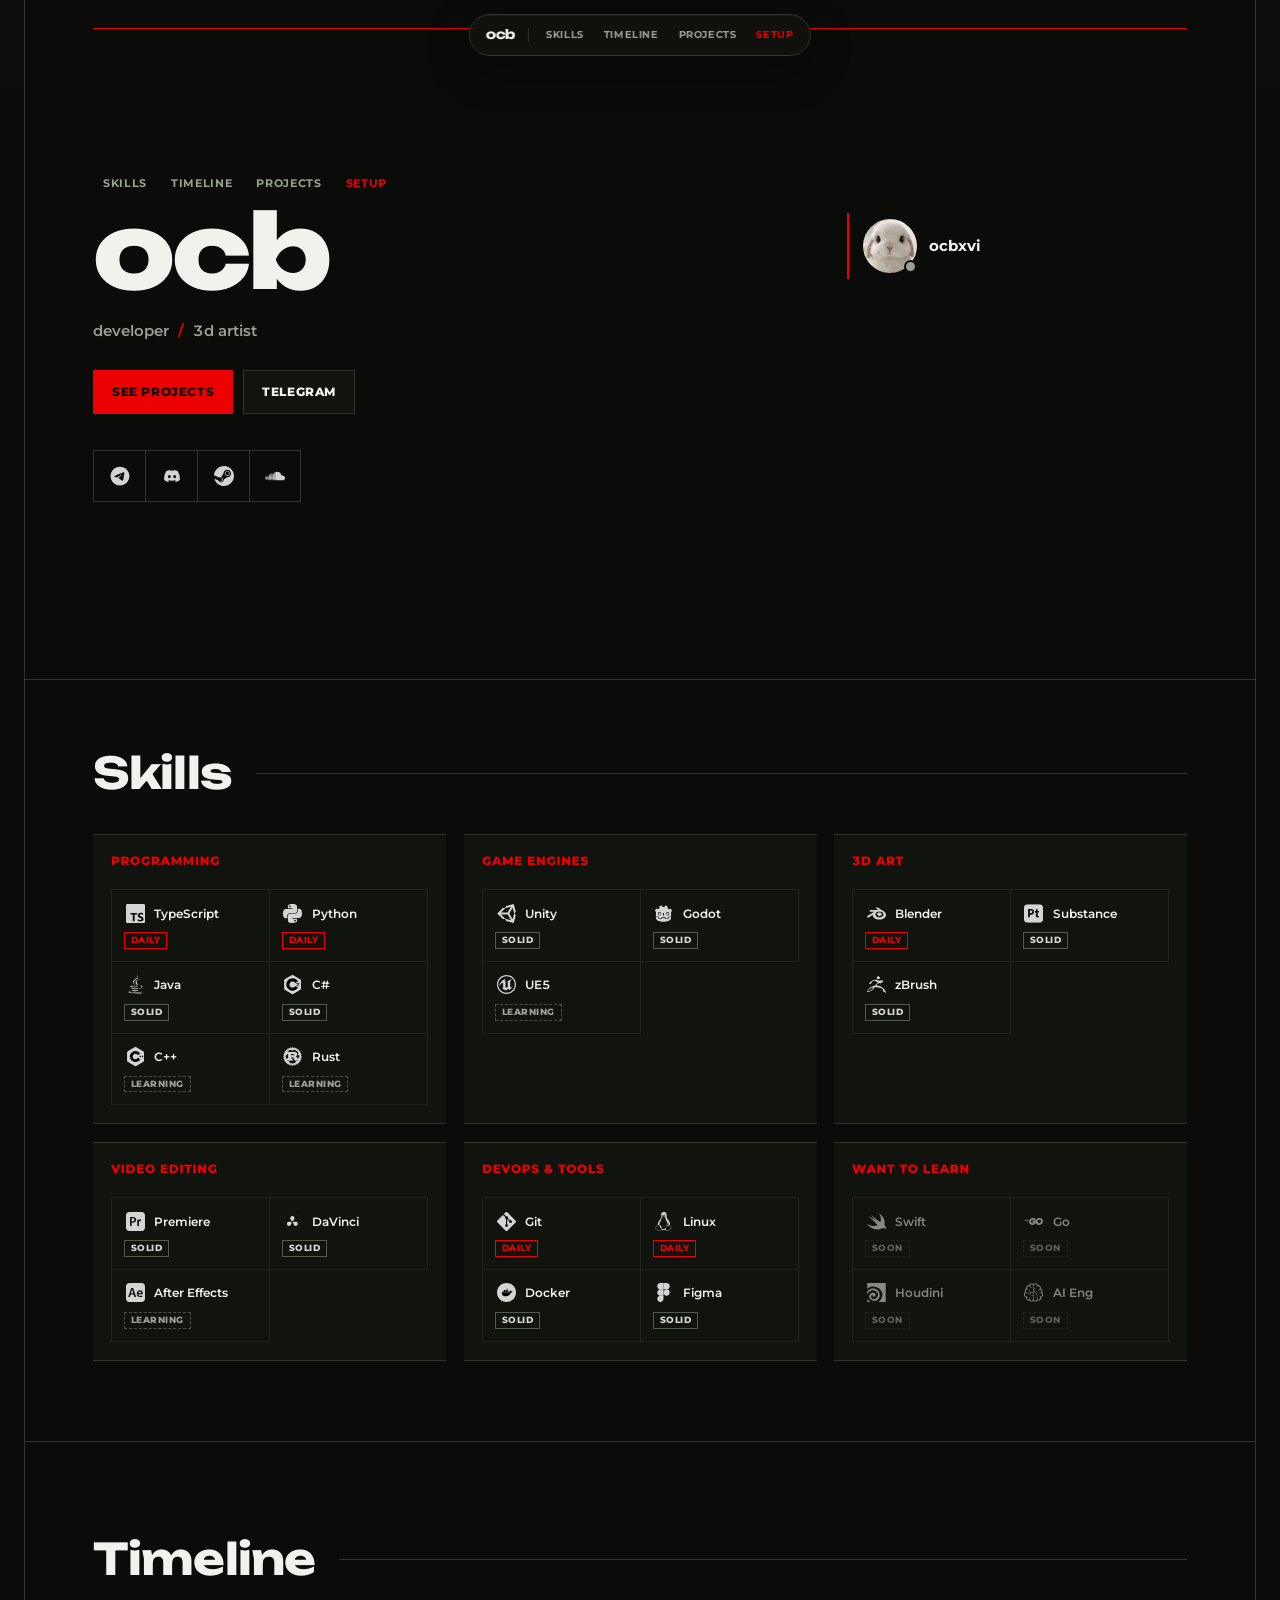
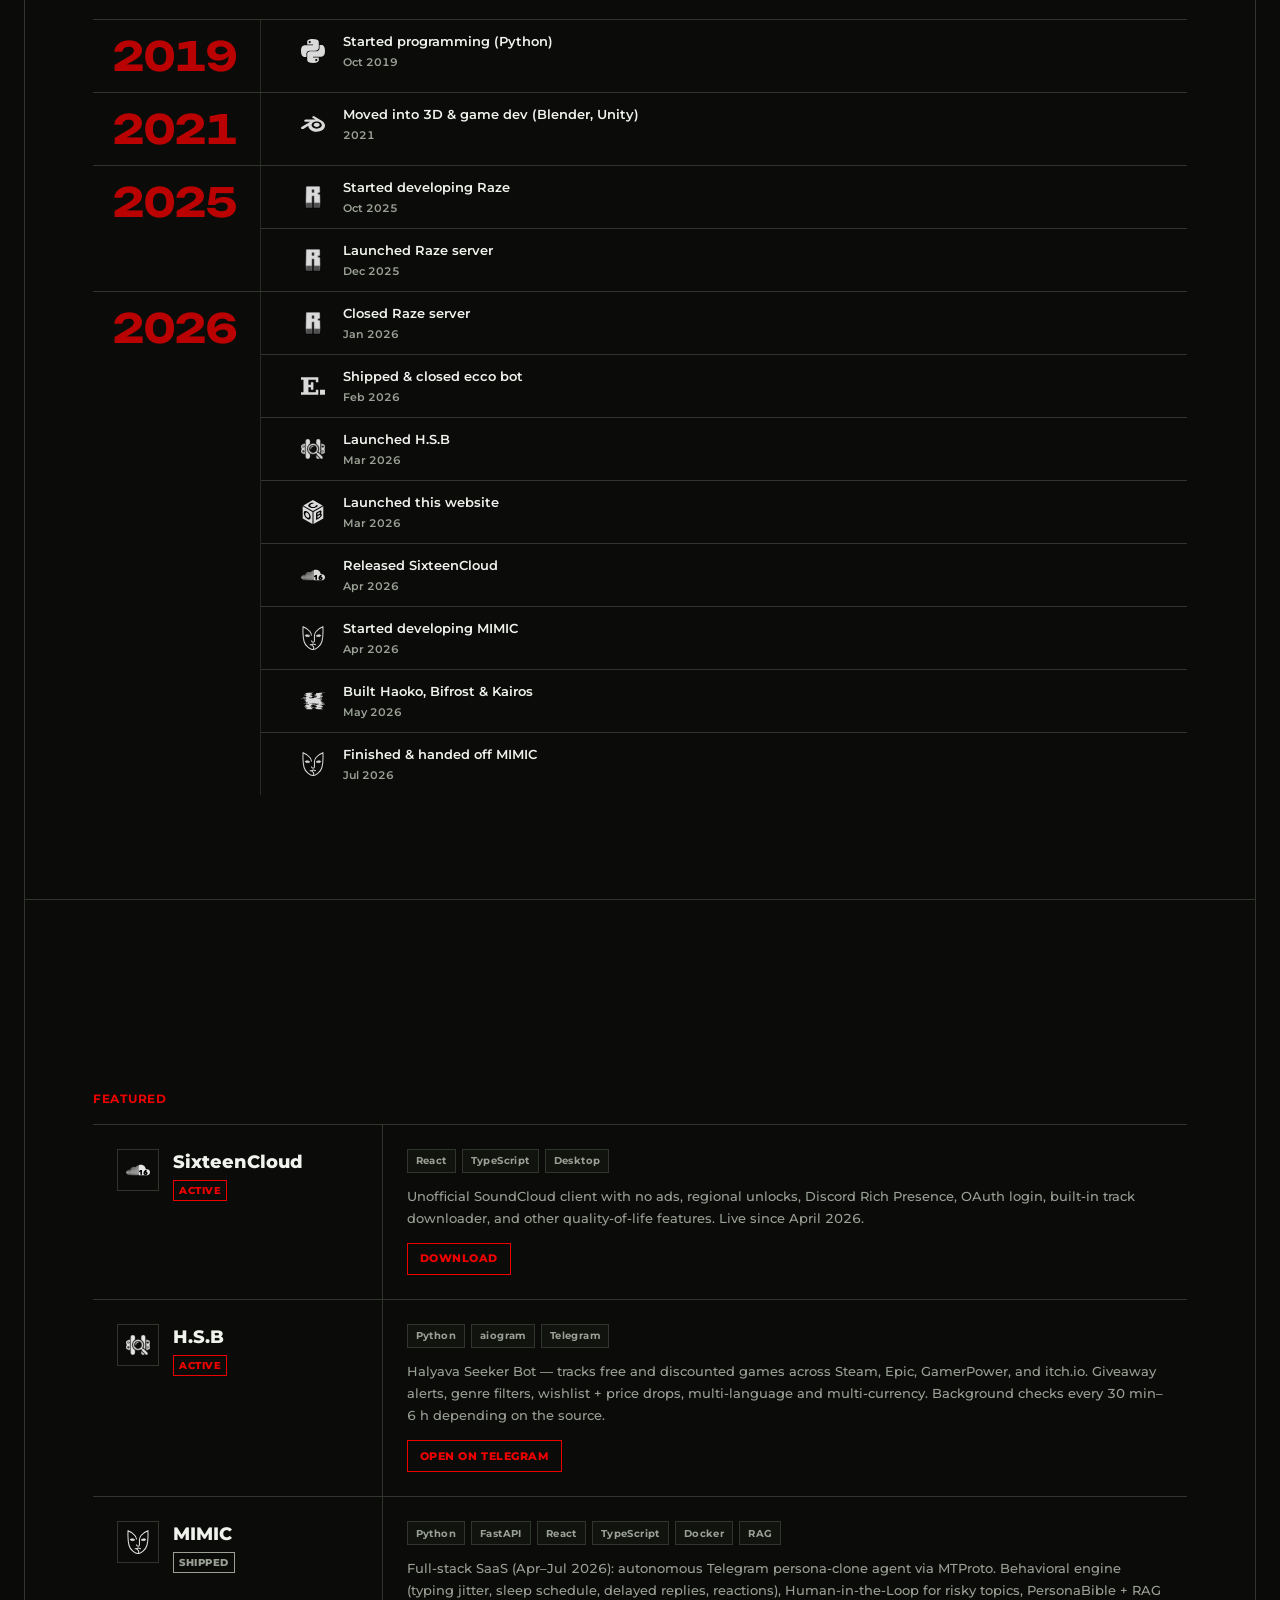
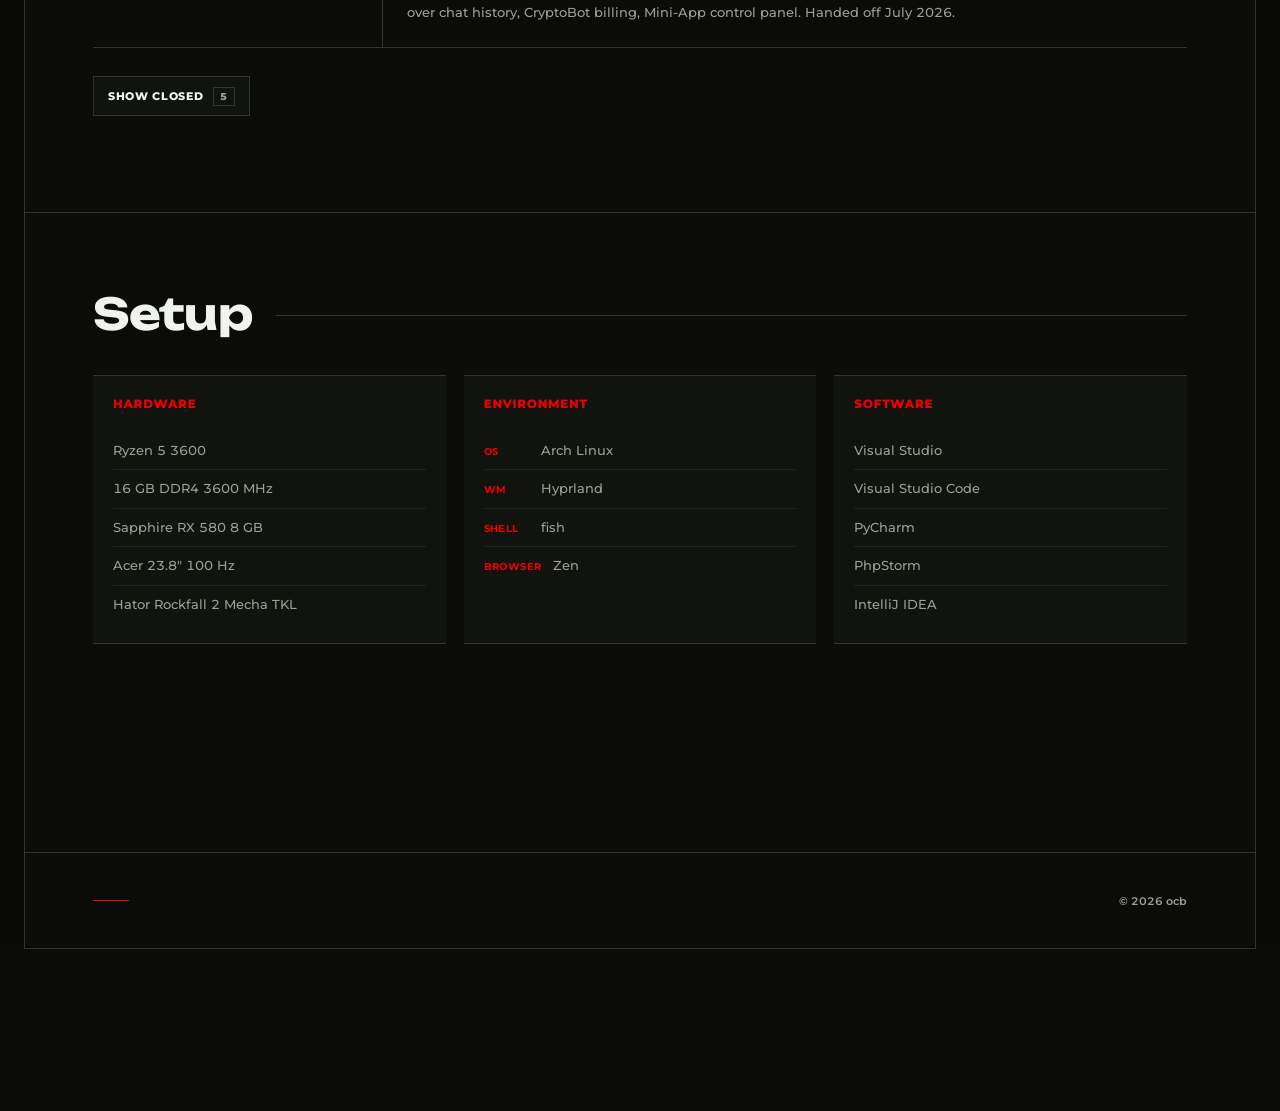
<file: index.html>
<!DOCTYPE html>
<html lang="en">
<head>
    <meta charset="UTF-8">
    <meta name="viewport" content="width=device-width, initial-scale=1.0">
    <title>ocb | bio</title>
    <meta name="description" content="ocb — developer & 3D artist. Portfolio & projects.">
    <meta name="theme-color" content="#0b0c0a">
    <meta name="color-scheme" content="dark">
    <meta name="apple-mobile-web-app-status-bar-style" content="black-translucent">
    <meta property="og:title" content="ocb | bio">
    <meta property="og:description" content="developer / 3d artist — portfolio & projects">
    <meta property="og:type" content="website">
    <meta property="og:image" content="https://ocb2016.me/img/og-logo.png">
    <meta property="og:image:type" content="image/png">
    <meta property="og:image:width" content="1200">
    <meta property="og:image:height" content="630">
    <meta property="og:image:alt" content="ocb logo">
    <meta property="og:url" content="https://ocb2016.me/">
    <meta name="twitter:card" content="summary_large_image">
    <meta name="twitter:title" content="ocb | bio">
    <meta name="twitter:description" content="developer / 3d artist — portfolio & projects">
    <meta name="twitter:image" content="https://ocb2016.me/img/og-logo.png">
    <meta name="twitter:image:alt" content="ocb logo">
    <link rel="icon" type="image/svg+xml" href="icons/ocb_site_logo.svg">
    <link rel="stylesheet" href="style.css">
    <link rel="stylesheet" href="cube.css">
</head>
<body id="top">
    <div class="copy-toast" id="copyToast">Username copied.</div>

    <aside class="cube-rail is-booting is-hidden" id="cubeRail" aria-hidden="true">
        <div class="cube-slot">
            <button type="button" class="cube-hit" id="cubeHit" aria-label="Cube"></button>
            <div class="cube-3d-wrap" id="cube3dWrap">
                <div class="cube-3d-iso">
                    <div class="cube-3d-flipper" id="cube3dFlipper">
                        <div class="cube-face" data-face="front">B</div>
                        <div class="cube-face" data-face="back">O</div>
                        <div class="cube-face" data-face="right">B</div>
                        <div class="cube-face" data-face="left">O</div>
                        <div class="cube-face" data-face="top">C</div>
                        <div class="cube-face" data-face="bottom">C</div>
                    </div>
                </div>
            </div>
        </div>
    </aside>

    <!-- Floating island — appears after hero leaves the viewport -->
    <nav class="nav-island" id="navIsland" aria-label="Sections" aria-hidden="true">
        <a href="#top" class="nav-island-brand">ocb</a>
        <span class="nav-island-sep" aria-hidden="true"></span>
        <a href="#skills" class="nav-link">Skills</a>
        <a href="#timeline" class="nav-link">Timeline</a>
        <a href="#projects" class="nav-link">Projects</a>
        <a href="#setup" class="nav-link">Setup</a>
    </nav>

    <div class="container">
            <header class="hero" id="hero">
                <nav class="hero-nav physics-element" id="heroNav" aria-label="On this page">
                    <a href="#skills" class="nav-link">Skills</a>
                    <a href="#timeline" class="nav-link">Timeline</a>
                    <a href="#projects" class="nav-link">Projects</a>
                    <a href="#setup" class="nav-link">Setup</a>
                </nav>

                <div class="discord-card physics-element" id="discordCard">
                    <img class="dc-badge" src="icons/discord.svg" alt="">
                    <div class="dc-left">
                        <div class="dc-avatar-wrap">
                            <img src="img/zayac.png" alt="Avatar of ocb" class="dc-avatar">
                            <span class="dc-status-dot" id="dcStatusDot"></span>
                        </div>
                    </div>
                    <div class="dc-info">
                        <span class="dc-username">ocbxvi</span>
                        <span class="dc-status-text" id="dcStatusText" style="display:none">Offline</span>
                        <div class="dc-activity" id="dcActivity">
                            <img class="dc-activity-img" id="dcActivityImg" style="display:none" alt="">
                            <div class="dc-activity-text">
                                <span class="dc-activity-label" id="dcActivityLabel">Playing</span>
                                <span class="dc-activity-name" id="dcActivityName"></span>
                                <span class="dc-activity-details" id="dcActivityDetails"></span>
                                <span class="dc-activity-state" id="dcActivityState"></span>
                            </div>
                        </div>
                        <span class="dc-lanyard-hint" id="dcHint"></span>
                    </div>
                </div>

                <h1 class="title physics-element">ocb</h1>
                <p class="tagline physics-element">developer <span class="separator">/</span> 3d artist</p>

                <div class="hero-actions physics-element">
                    <a href="#projects" class="hero-cta">See projects</a>
                    <a href="https://t.me/npukolno" target="_blank" rel="noopener noreferrer" class="hero-cta ghost">Telegram</a>
                </div>

                <div class="socials physics-element">
                    <a href="https://t.me/npukolno" target="_blank" rel="noopener noreferrer" class="social-btn" aria-label="Telegram" data-tooltip="Telegram">
                        <img src="icons/telegram.svg" alt="Telegram">
                    </a>
                    <button type="button" class="social-btn" id="discordCopyBtn" aria-label="Discord" data-tooltip="Discord">
                        <img src="icons/discord.svg" alt="Discord">
                    </button>
                    <a href="https://steamcommunity.com/id/npukolno/" target="_blank" rel="noopener noreferrer" class="social-btn" aria-label="Steam" data-tooltip="Steam">
                        <img src="icons/steam.svg" alt="Steam">
                    </a>
                    <a href="https://soundcloud.com/faketerrorist" target="_blank" rel="noopener noreferrer" class="social-btn" aria-label="SoundCloud" data-tooltip="SoundCloud">
                        <img src="icons/soundcloud.svg" alt="SoundCloud">
                    </a>
                </div>
            </header>

            <section class="skills-section" id="skills">
                <h2 class="section-title physics-element">Skills</h2>

                <div class="skills-grid">
                    <div class="skill-category">
                        <h3 class="category-title">Programming</h3>
                        <div class="skill-cards">
                            <div class="skill-card"><div class="skill-row"><div class="skill-icon-wrap"><img src="icons/typescript.svg" class="skill-svg" alt=""></div><span class="skill-name">TypeScript</span></div><span class="skill-level daily">daily</span></div>
                            <div class="skill-card"><div class="skill-row"><div class="skill-icon-wrap"><img src="icons/python.svg" class="skill-svg" alt=""></div><span class="skill-name">Python</span></div><span class="skill-level daily">daily</span></div>
                            <div class="skill-card"><div class="skill-row"><div class="skill-icon-wrap"><img src="icons/java.svg" class="skill-svg" alt=""></div><span class="skill-name">Java</span></div><span class="skill-level solid">solid</span></div>
                            <div class="skill-card"><div class="skill-row"><div class="skill-icon-wrap"><img src="icons/c%23.svg" class="skill-svg" alt=""></div><span class="skill-name">C#</span></div><span class="skill-level solid">solid</span></div>
                            <div class="skill-card"><div class="skill-row"><div class="skill-icon-wrap"><img src="icons/c%2B%2B.svg" class="skill-svg" alt=""></div><span class="skill-name">C++</span></div><span class="skill-level learning">learning</span></div>
                            <div class="skill-card"><div class="skill-row"><div class="skill-icon-wrap"><img src="icons/rust.svg" class="skill-svg" alt=""></div><span class="skill-name">Rust</span></div><span class="skill-level learning">learning</span></div>
                        </div>
                    </div>

                    <div class="skill-category">
                        <h3 class="category-title">Game Engines</h3>
                        <div class="skill-cards">
                            <div class="skill-card"><div class="skill-row"><div class="skill-icon-wrap"><img src="icons/unity.svg" class="skill-svg" alt=""></div><span class="skill-name">Unity</span></div><span class="skill-level solid">solid</span></div>
                            <div class="skill-card"><div class="skill-row"><div class="skill-icon-wrap"><img src="icons/godot.svg" class="skill-svg" alt=""></div><span class="skill-name">Godot</span></div><span class="skill-level solid">solid</span></div>
                            <div class="skill-card"><div class="skill-row"><div class="skill-icon-wrap"><img src="icons/ue.svg" class="skill-svg" alt=""></div><span class="skill-name">UE5</span></div><span class="skill-level learning">learning</span></div>
                        </div>
                    </div>

                    <div class="skill-category">
                        <h3 class="category-title">3D Art</h3>
                        <div class="skill-cards">
                            <div class="skill-card"><div class="skill-row"><div class="skill-icon-wrap"><img src="icons/blender.svg" class="skill-svg" alt=""></div><span class="skill-name">Blender</span></div><span class="skill-level daily">daily</span></div>
                            <div class="skill-card"><div class="skill-row"><div class="skill-icon-wrap"><img src="icons/substancepainter.svg" class="skill-svg" alt=""></div><span class="skill-name">Substance</span></div><span class="skill-level solid">solid</span></div>
                            <div class="skill-card"><div class="skill-row"><div class="skill-icon-wrap"><img src="icons/zbrush.svg" class="skill-svg" alt=""></div><span class="skill-name">zBrush</span></div><span class="skill-level solid">solid</span></div>
                        </div>
                    </div>

                    <div class="skill-category">
                        <h3 class="category-title">Video Editing</h3>
                        <div class="skill-cards">
                            <div class="skill-card"><div class="skill-row"><div class="skill-icon-wrap"><img src="icons/pr.svg" class="skill-svg" alt=""></div><span class="skill-name">Premiere</span></div><span class="skill-level solid">solid</span></div>
                            <div class="skill-card"><div class="skill-row"><div class="skill-icon-wrap"><img src="icons/davinci.svg" class="skill-svg" alt=""></div><span class="skill-name">DaVinci</span></div><span class="skill-level solid">solid</span></div>
                            <div class="skill-card"><div class="skill-row"><div class="skill-icon-wrap"><img src="icons/ae.svg" class="skill-svg" alt=""></div><span class="skill-name">After Effects</span></div><span class="skill-level learning">learning</span></div>
                        </div>
                    </div>

                    <div class="skill-category">
                        <h3 class="category-title">DevOps &amp; Tools</h3>
                        <div class="skill-cards">
                            <div class="skill-card"><div class="skill-row"><div class="skill-icon-wrap"><img src="icons/git.svg" class="skill-svg" alt=""></div><span class="skill-name">Git</span></div><span class="skill-level daily">daily</span></div>
                            <div class="skill-card"><div class="skill-row"><div class="skill-icon-wrap"><img src="icons/linux.svg" class="skill-svg" alt=""></div><span class="skill-name">Linux</span></div><span class="skill-level daily">daily</span></div>
                            <div class="skill-card"><div class="skill-row"><div class="skill-icon-wrap"><img src="icons/docker.svg" class="skill-svg" alt=""></div><span class="skill-name">Docker</span></div><span class="skill-level solid">solid</span></div>
                            <div class="skill-card"><div class="skill-row"><div class="skill-icon-wrap"><img src="icons/figma.svg" class="skill-svg" alt=""></div><span class="skill-name">Figma</span></div><span class="skill-level solid">solid</span></div>
                        </div>
                    </div>

                    <div class="skill-category">
                        <h3 class="category-title">Want to Learn</h3>
                        <div class="skill-cards">
                            <div class="skill-card future-skill"><div class="skill-row"><div class="skill-icon-wrap"><img src="icons/swift.svg" class="skill-svg" alt=""></div><span class="skill-name">Swift</span></div><span class="skill-level future">soon</span></div>
                            <div class="skill-card future-skill"><div class="skill-row"><div class="skill-icon-wrap"><img src="icons/go.svg" class="skill-svg" alt=""></div><span class="skill-name">Go</span></div><span class="skill-level future">soon</span></div>
                            <div class="skill-card future-skill"><div class="skill-row"><div class="skill-icon-wrap"><img src="icons/houdini.svg" class="skill-svg" alt=""></div><span class="skill-name">Houdini</span></div><span class="skill-level future">soon</span></div>
                            <div class="skill-card future-skill"><div class="skill-row"><div class="skill-icon-wrap"><img src="icons/ai.svg" class="skill-svg" alt=""></div><span class="skill-name">AI Eng</span></div><span class="skill-level future">soon</span></div>
                        </div>
                    </div>
                </div>
            </section>

            <section class="timeline-section" id="timeline">
                <h2 class="section-title physics-element">Timeline</h2>
                <div class="timeline">
                    <div class="timeline-line"></div>

                    <div class="timeline-year">2019</div>
                    <div class="timeline-item left">
                        <div class="timeline-dot"></div>
                        <div class="timeline-card">
                            <div class="timeline-card-icon"><img src="icons/python.svg" alt=""></div>
                            <div class="timeline-card-info">
                                <span class="timeline-card-title">Started programming (Python)</span>
                                <span class="timeline-card-date">Oct 2019</span>
                            </div>
                        </div>
                    </div>

                    <div class="timeline-year">2021</div>
                    <div class="timeline-item right">
                        <div class="timeline-dot"></div>
                        <div class="timeline-card">
                            <div class="timeline-card-icon"><img src="icons/blender.svg" alt=""></div>
                            <div class="timeline-card-info">
                                <span class="timeline-card-title">Moved into 3D &amp; game dev (Blender, Unity)</span>
                                <span class="timeline-card-date">2021</span>
                            </div>
                        </div>
                    </div>

                    <div class="timeline-year">2025</div>
                    <div class="timeline-item left">
                        <div class="timeline-dot"></div>
                        <div class="timeline-card">
                            <div class="timeline-card-icon"><img src="icons/raze.svg" alt=""></div>
                            <div class="timeline-card-info">
                                <span class="timeline-card-title">Started developing Raze</span>
                                <span class="timeline-card-date">Oct 2025</span>
                            </div>
                        </div>
                    </div>
                    <div class="timeline-item right">
                        <div class="timeline-dot"></div>
                        <div class="timeline-card">
                            <div class="timeline-card-icon"><img src="icons/raze.svg" alt=""></div>
                            <div class="timeline-card-info">
                                <span class="timeline-card-title">Launched Raze server</span>
                                <span class="timeline-card-date">Dec 2025</span>
                            </div>
                        </div>
                    </div>

                    <div class="timeline-year">2026</div>
                    <div class="timeline-item left">
                        <div class="timeline-dot"></div>
                        <div class="timeline-card">
                            <div class="timeline-card-icon"><img src="icons/raze.svg" alt=""></div>
                            <div class="timeline-card-info">
                                <span class="timeline-card-title">Closed Raze server</span>
                                <span class="timeline-card-date">Jan 2026</span>
                            </div>
                        </div>
                    </div>
                    <div class="timeline-item right">
                        <div class="timeline-dot"></div>
                        <div class="timeline-card">
                            <div class="timeline-card-icon"><img src="icons/ecco.svg" alt=""></div>
                            <div class="timeline-card-info">
                                <span class="timeline-card-title">Shipped &amp; closed ecco bot</span>
                                <span class="timeline-card-date">Feb 2026</span>
                            </div>
                        </div>
                    </div>
                    <div class="timeline-item left">
                        <div class="timeline-dot"></div>
                        <div class="timeline-card">
                            <div class="timeline-card-icon"><img src="icons/hsb.svg" alt=""></div>
                            <div class="timeline-card-info">
                                <span class="timeline-card-title">Launched H.S.B</span>
                                <span class="timeline-card-date">Mar 2026</span>
                            </div>
                        </div>
                    </div>
                    <div class="timeline-item right">
                        <div class="timeline-dot"></div>
                        <div class="timeline-card">
                            <div class="timeline-card-icon"><img src="icons/ocb_site_logo_white.svg" alt=""></div>
                            <div class="timeline-card-info">
                                <span class="timeline-card-title">Launched this website</span>
                                <span class="timeline-card-date">Mar 2026</span>
                            </div>
                        </div>
                    </div>
                    <div class="timeline-item left">
                        <div class="timeline-dot"></div>
                        <div class="timeline-card">
                            <div class="timeline-card-icon"><img src="icons/sixteencloud_logo_light.svg" alt=""></div>
                            <div class="timeline-card-info">
                                <span class="timeline-card-title">Released SixteenCloud</span>
                                <span class="timeline-card-date">Apr 2026</span>
                            </div>
                        </div>
                    </div>
                    <div class="timeline-item right">
                        <div class="timeline-dot"></div>
                        <div class="timeline-card">
                            <div class="timeline-card-icon"><img src="icons/mimic_icon_white.svg" alt=""></div>
                            <div class="timeline-card-info">
                                <span class="timeline-card-title">Started developing MIMIC</span>
                                <span class="timeline-card-date">Apr 2026</span>
                            </div>
                        </div>
                    </div>
                    <div class="timeline-item left">
                        <div class="timeline-dot"></div>
                        <div class="timeline-card">
                            <div class="timeline-card-icon"><img src="icons/haoko.svg" alt=""></div>
                            <div class="timeline-card-info">
                                <span class="timeline-card-title">Built Haoko, Bifrost &amp; Kairos</span>
                                <span class="timeline-card-date">May 2026</span>
                            </div>
                        </div>
                    </div>
                    <div class="timeline-item right">
                        <div class="timeline-dot"></div>
                        <div class="timeline-card">
                            <div class="timeline-card-icon"><img src="icons/mimic_icon_white.svg" alt=""></div>
                            <div class="timeline-card-info">
                                <span class="timeline-card-title">Finished &amp; handed off MIMIC</span>
                                <span class="timeline-card-date">Jul 2026</span>
                            </div>
                        </div>
                    </div>
                </div>
            </section>

            <section class="projects-section" id="projects">
                <h2 class="section-title physics-element">Projects</h2>

                <h3 class="projects-subtitle physics-element">Featured</h3>
                <div class="projects-grid" id="featuredProjects">
                    <div class="project-card active">
                        <div class="project-preview">
                            <div class="project-icon-wrap">
                                <img src="icons/sixteencloud_logo_light.svg" alt="SixteenCloud" class="project-icon">
                            </div>
                            <span class="project-name">SixteenCloud</span>
                            <span class="project-badge active-badge">Active</span>
                        </div>
                        <div class="project-details">
                            <div class="project-tech">
                                <span class="tech-chip">React</span>
                                <span class="tech-chip">TypeScript</span>
                                <span class="tech-chip">Desktop</span>
                            </div>
                            <p class="project-description">Unofficial SoundCloud client with no ads, regional unlocks, Discord Rich Presence, OAuth login, built-in track downloader, and other quality-of-life features. Live since April 2026.</p>
                            <div class="project-links">
                                <a href="https://github.com/ocb2016/ocbbio/releases/latest" class="project-link" id="sixteencloud-download" target="_blank" rel="noopener noreferrer">Download</a>
                            </div>
                        </div>
                    </div>

                    <div class="project-card active">
                        <div class="project-preview">
                            <div class="project-icon-wrap">
                                <img src="icons/hsb.svg" alt="H.S.B" class="project-icon">
                            </div>
                            <span class="project-name">H.S.B</span>
                            <span class="project-badge active-badge">Active</span>
                        </div>
                        <div class="project-details">
                            <div class="project-tech">
                                <span class="tech-chip">Python</span>
                                <span class="tech-chip">aiogram</span>
                                <span class="tech-chip">Telegram</span>
                            </div>
                            <p class="project-description">Halyava Seeker Bot — tracks free and discounted games across Steam, Epic, GamerPower, and itch.io. Giveaway alerts, genre filters, wishlist + price drops, multi-language and multi-currency. Background checks every 30 min–6 h depending on the source.</p>
                            <div class="project-links">
                                <a href="https://t.me/HSB_Pidorbot" class="project-link" target="_blank" rel="noopener noreferrer">Open on Telegram</a>
                            </div>
                        </div>
                    </div>

                    <div class="project-card closed">
                        <div class="project-preview">
                            <div class="project-icon-wrap">
                                <img src="icons/mimic_icon_white.svg" alt="MIMIC" class="project-icon">
                            </div>
                            <span class="project-name">MIMIC</span>
                            <span class="project-badge">Shipped</span>
                        </div>
                        <div class="project-details">
                            <div class="project-tech">
                                <span class="tech-chip">Python</span>
                                <span class="tech-chip">FastAPI</span>
                                <span class="tech-chip">React</span>
                                <span class="tech-chip">TypeScript</span>
                                <span class="tech-chip">Docker</span>
                                <span class="tech-chip">RAG</span>
                            </div>
                            <p class="project-description">Full-stack SaaS (Apr–Jul 2026): autonomous Telegram persona-clone agent via MTProto. Behavioral engine (typing jitter, sleep schedule, delayed replies, reactions), Human-in-the-Loop for risky topics, PersonaBible + RAG over chat history, CryptoBot billing, Mini-App control panel. Handed off July 2026.</p>
                        </div>
                    </div>
                </div>

                <div class="projects-closed-wrap">
                    <button type="button" class="projects-toggle" id="closedToggle" aria-expanded="false" aria-controls="closedProjects">
                        <span class="projects-toggle-label">Show closed</span>
                        <span class="projects-toggle-count">5</span>
                    </button>

                    <div class="projects-grid closed-grid" id="closedProjects" hidden>
                        <div class="project-card closed">
                            <div class="project-preview">
                                <div class="project-icon-wrap">
                                    <img src="icons/haoko.svg" alt="Haoko" class="project-icon">
                                </div>
                                <span class="project-name">Haoko</span>
                                <span class="project-badge">Closed</span>
                            </div>
                            <div class="project-details">
                                <div class="project-tech">
                                    <span class="tech-chip">C++</span>
                                    <span class="tech-chip">MPRIS</span>
                                    <span class="tech-chip">lrclib</span>
                                </div>
                                <p class="project-description">Terminal utility from the Arch transition: current track via MPRIS, search on lrclib.net, synced lyrics in the terminal.</p>
                            </div>
                        </div>

                        <div class="project-card closed">
                            <div class="project-preview">
                                <div class="project-icon-wrap">
                                    <img src="icons/bifrost.svg" alt="Bifrost" class="project-icon">
                                </div>
                                <span class="project-name">Bifrost</span>
                                <span class="project-badge">Closed</span>
                            </div>
                            <div class="project-details">
                                <div class="project-tech">
                                    <span class="tech-chip">C++</span>
                                    <span class="tech-chip">Qt</span>
                                    <span class="tech-chip">UDP</span>
                                    <span class="tech-chip">Quickshell</span>
                                </div>
                                <p class="project-description">Local-network file transfer phone ↔ PC. Qt + Quickshell UI, C++ backend, fast UDP transfer, guest web server with QR access.</p>
                            </div>
                        </div>

                        <div class="project-card closed">
                            <div class="project-preview">
                                <div class="project-icon-wrap">
                                    <img src="icons/kairos.svg" alt="Kairos" class="project-icon">
                                </div>
                                <span class="project-name">Kairos</span>
                                <span class="project-badge">Closed</span>
                            </div>
                            <div class="project-details">
                                <div class="project-tech">
                                    <span class="tech-chip">C++</span>
                                    <span class="tech-chip">Whisper</span>
                                    <span class="tech-chip">VAD</span>
                                    <span class="tech-chip">STEM</span>
                                </div>
                                <p class="project-description">Lyrics generator for tracks missing on lrclib — Whisper (Base/Medium/Turbo), VAD, STEM separation, multilingual. Dropped: too much per-track handholding.</p>
                            </div>
                        </div>

                        <div class="project-card closed">
                            <div class="project-preview">
                                <div class="project-icon-wrap">
                                    <img src="icons/raze.svg" alt="Raze" class="project-icon">
                                </div>
                                <span class="project-name">Raze</span>
                                <span class="project-badge">Closed</span>
                            </div>
                            <div class="project-details">
                                <div class="project-tech">
                                    <span class="tech-chip">Java</span>
                                    <span class="tech-chip">Minecraft 1.20.1</span>
                                    <span class="tech-chip">PvP</span>
                                </div>
                                <p class="project-description">Military-political MC server (Annihilation / control points). Solo Java mod for full server logic. Public Dec 2025, closed Jan 2026 — hosting costs.</p>
                            </div>
                        </div>

                        <div class="project-card closed">
                            <div class="project-preview">
                                <div class="project-icon-wrap">
                                    <img src="icons/ecco.svg" alt="ecco" class="project-icon">
                                </div>
                                <span class="project-name">ecco</span>
                                <span class="project-badge">Closed</span>
                            </div>
                            <div class="project-details">
                                <div class="project-tech">
                                    <span class="tech-chip">Python</span>
                                    <span class="tech-chip">yt-dlp</span>
                                    <span class="tech-chip">Telegram</span>
                                </div>
                                <p class="project-description">Telegram bot for high-quality media from YouTube, TikTok, Instagram, Pinterest, SoundCloud. Closed after YouTube friction and shifting focus.</p>
                            </div>
                        </div>
                    </div>
                </div>
            </section>

            <section class="setup-section" id="setup">
                <h2 class="section-title physics-element">Setup</h2>

                <div class="setup-grid">
                    <div class="setup-column">
                        <h3 class="setup-category">Hardware</h3>
                        <ul class="setup-list">
                            <li class="setup-item">Ryzen 5 3600</li>
                            <li class="setup-item">16 GB DDR4 3600 MHz</li>
                            <li class="setup-item">Sapphire RX 580 8 GB</li>
                            <li class="setup-item">Acer 23.8&quot; 100 Hz</li>
                            <li class="setup-item">Hator Rockfall 2 Mecha TKL</li>
                        </ul>
                    </div>
                    <div class="setup-column">
                        <h3 class="setup-category">Environment</h3>
                        <ul class="setup-list">
                            <li class="setup-item"><span class="setup-label">OS</span> Arch Linux</li>
                            <li class="setup-item"><span class="setup-label">WM</span> Hyprland</li>
                            <li class="setup-item"><span class="setup-label">Shell</span> fish</li>
                            <li class="setup-item"><span class="setup-label">Browser</span> Zen</li>
                        </ul>
                    </div>
                    <div class="setup-column">
                        <h3 class="setup-category">Software</h3>
                        <ul class="setup-list">
                            <li class="setup-item">Visual Studio</li>
                            <li class="setup-item">Visual Studio Code</li>
                            <li class="setup-item">PyCharm</li>
                            <li class="setup-item">PhpStorm</li>
                            <li class="setup-item">IntelliJ IDEA</li>
                        </ul>
                    </div>
                </div>
            </section>

            <footer class="footer">
                <div class="footer-line"></div>
                <p>&copy; 2026 ocb</p>
            </footer>
    </div>

    <button type="button" class="scroll-top" id="scrollTopBtn" aria-label="Scroll to top">
        <svg width="18" height="18" viewBox="0 0 24 24" fill="none" stroke="currentColor" stroke-width="2" stroke-linecap="round" stroke-linejoin="round"><polyline points="18 15 12 9 6 15"/></svg>
    </button>

    <script>
        fetch('https://api.github.com/repos/ocb2016/ocbbio/releases/latest')
            .then(r => r.json())
            .then(data => {
                const exe = data.assets && data.assets.find(a => a.name.endsWith('.exe'));
                if (exe) {
                    const link = document.getElementById('sixteencloud-download');
                    if (link) link.href = exe.browser_download_url;
                }
            })
            .catch(() => {});
    </script>
    <script src="script.js"></script>
    <script src="cube.js"></script>
</body>
</html>
</file>
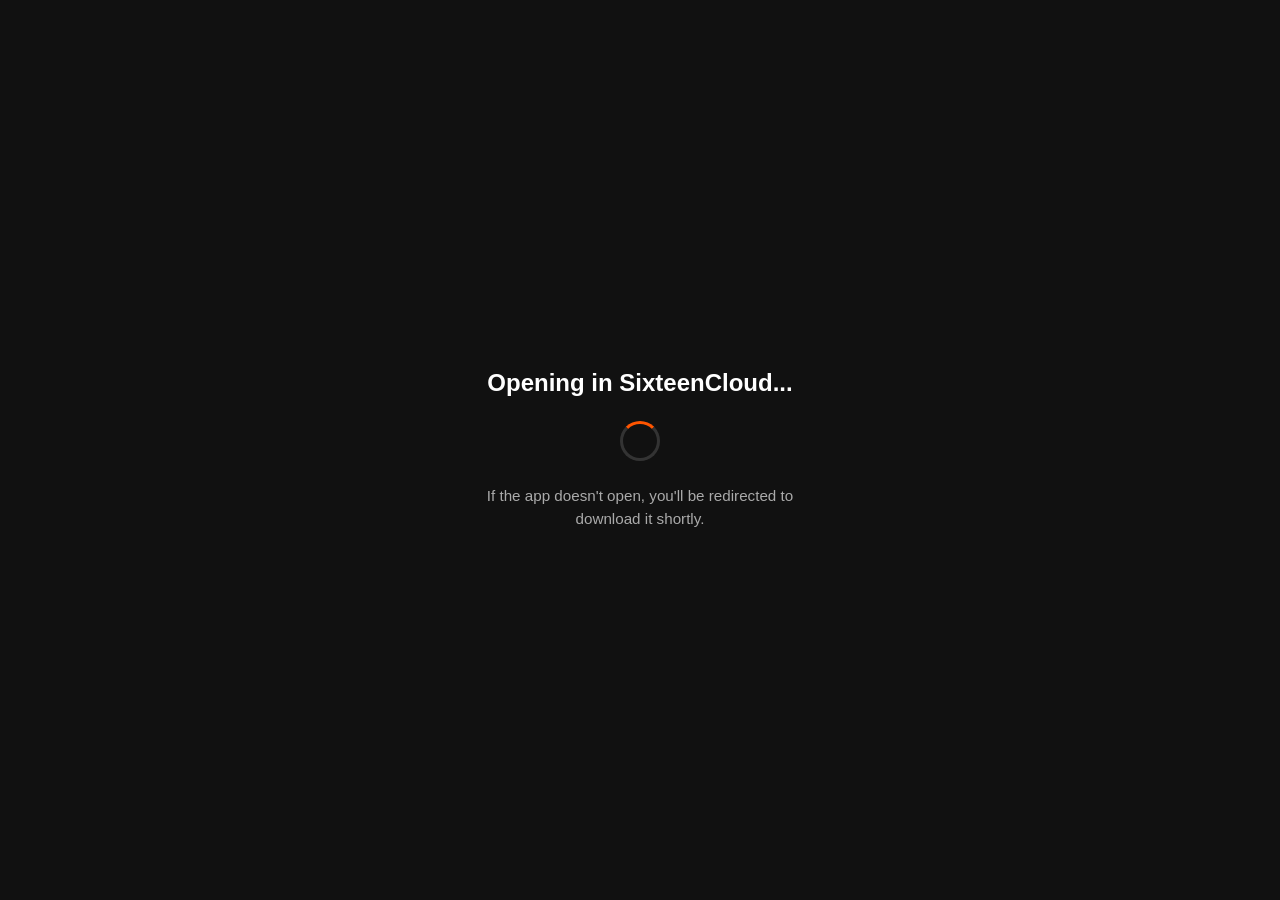
<file: open/index.html>
<!DOCTYPE html>
<html lang="en">
<head>
  <meta charset="UTF-8">
  <meta name="viewport" content="width=device-width, initial-scale=1.0">
  <title>Opening in SixteenCloud...</title>
  <style>
    * { margin: 0; padding: 0; box-sizing: border-box; }
    body {
      background: #111;
      color: #fff;
      font-family: -apple-system, BlinkMacSystemFont, 'Segoe UI', Roboto, sans-serif;
      display: flex;
      align-items: center;
      justify-content: center;
      min-height: 100vh;
      text-align: center;
    }
    .container { max-width: 420px; padding: 2rem; }
    h1 { font-size: 1.5rem; margin-bottom: 0.75rem; }
    p { color: #aaa; font-size: 0.95rem; line-height: 1.5; }
    .spinner {
      width: 40px; height: 40px;
      border: 3px solid #333;
      border-top-color: #f50;
      border-radius: 50%;
      animation: spin 0.8s linear infinite;
      margin: 1.5rem auto;
    }
    @keyframes spin { to { transform: rotate(360deg); } }
    a {
      color: #f50;
      text-decoration: none;
    }
    a:hover { text-decoration: underline; }
    .fallback { margin-top: 1.5rem; display: none; }
    .fallback.visible { display: block; }
  </style>
</head>
<body>
  <div class="container">
    <h1>Opening in SixteenCloud...</h1>
    <div class="spinner"></div>
    <p>If the app doesn't open, you'll be redirected to download it shortly.</p>
    <div class="fallback" id="fallback">
      <p>SixteenCloud not installed?</p>
      <p><a href="https://github.com/ocb2016/ocbbio/releases/latest">Download from GitHub</a></p>
    </div>
  </div>
  <script>
    (function() {
      var params = new URLSearchParams(window.location.search);
      var track = params.get('track');
      if (track) {
        window.location.href = 'sixteencloud://open/' + track;
      }
      setTimeout(function() {
        document.getElementById('fallback').classList.add('visible');
      }, 1500);
      setTimeout(function() {
        window.location.href = 'https://github.com/ocb2016/ocbbio/releases/latest';
      }, 2000);
    })();
  </script>
</body>
</html>
</file>
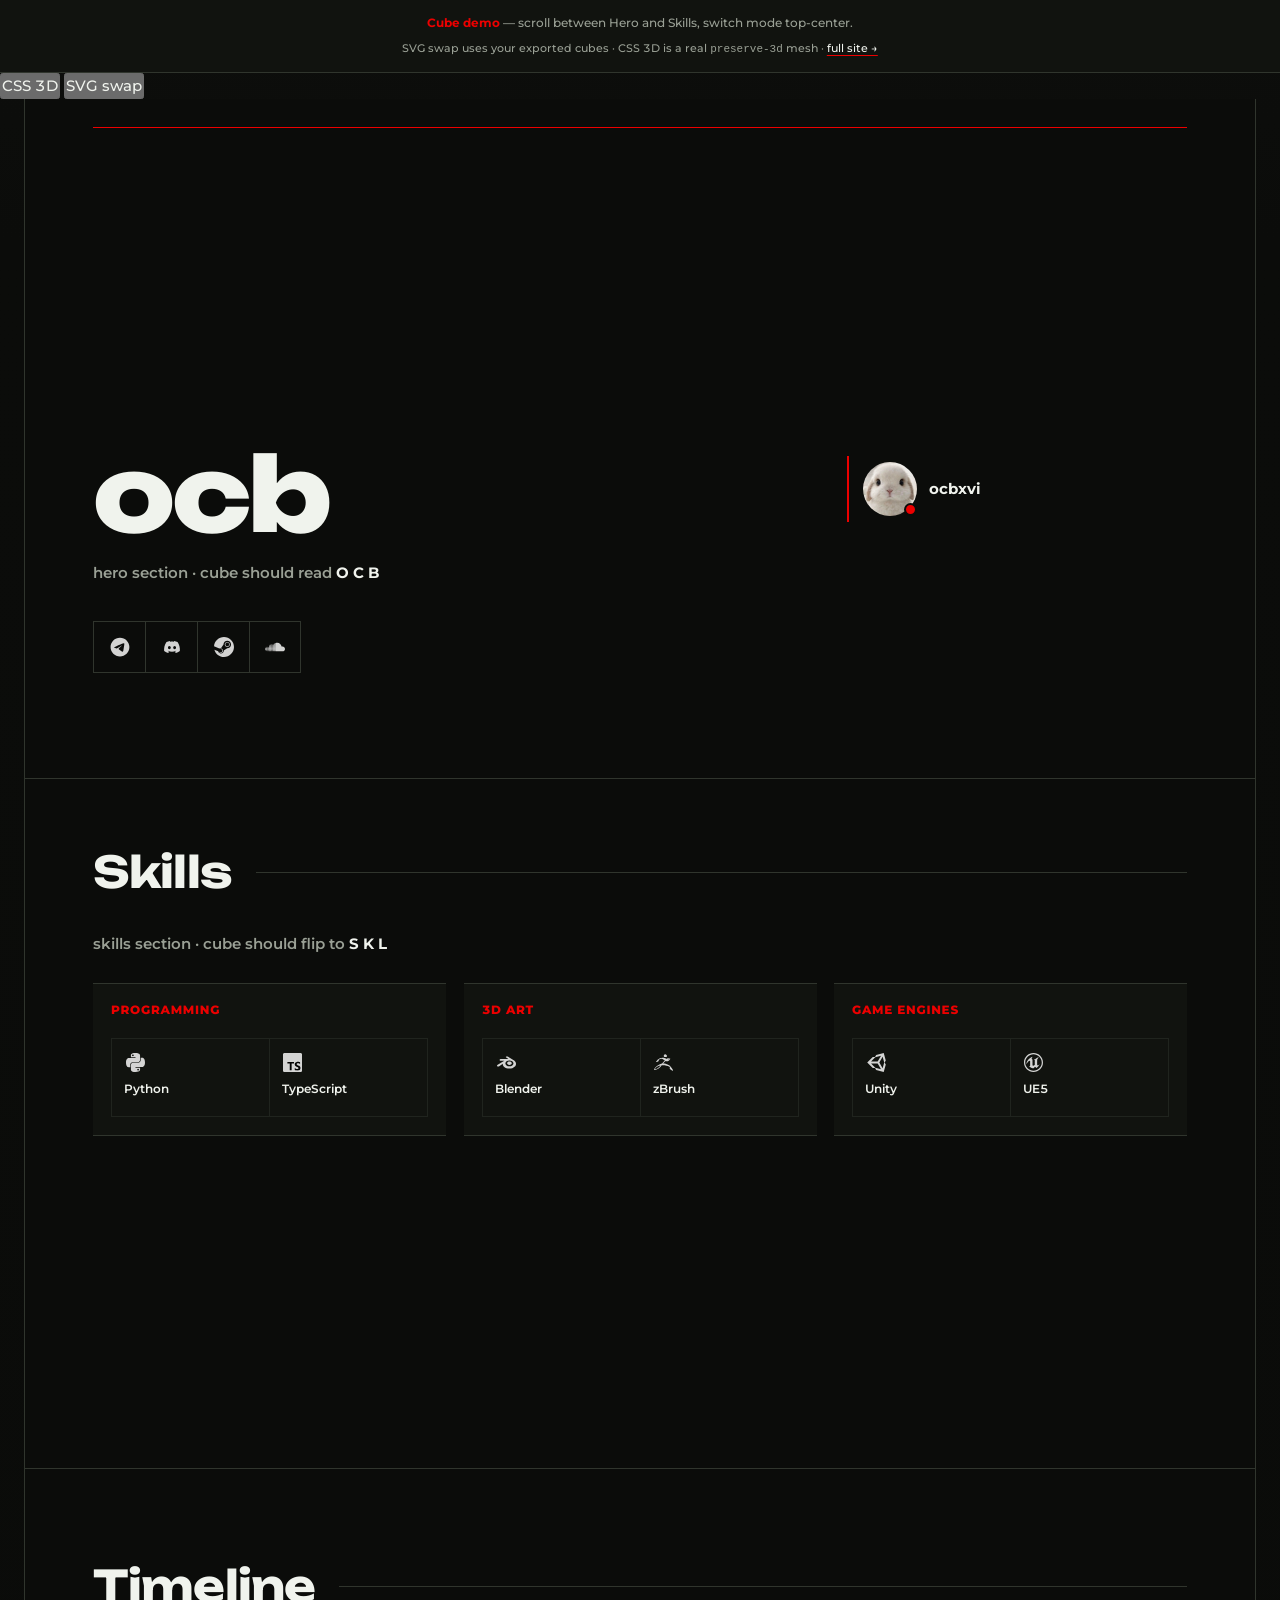
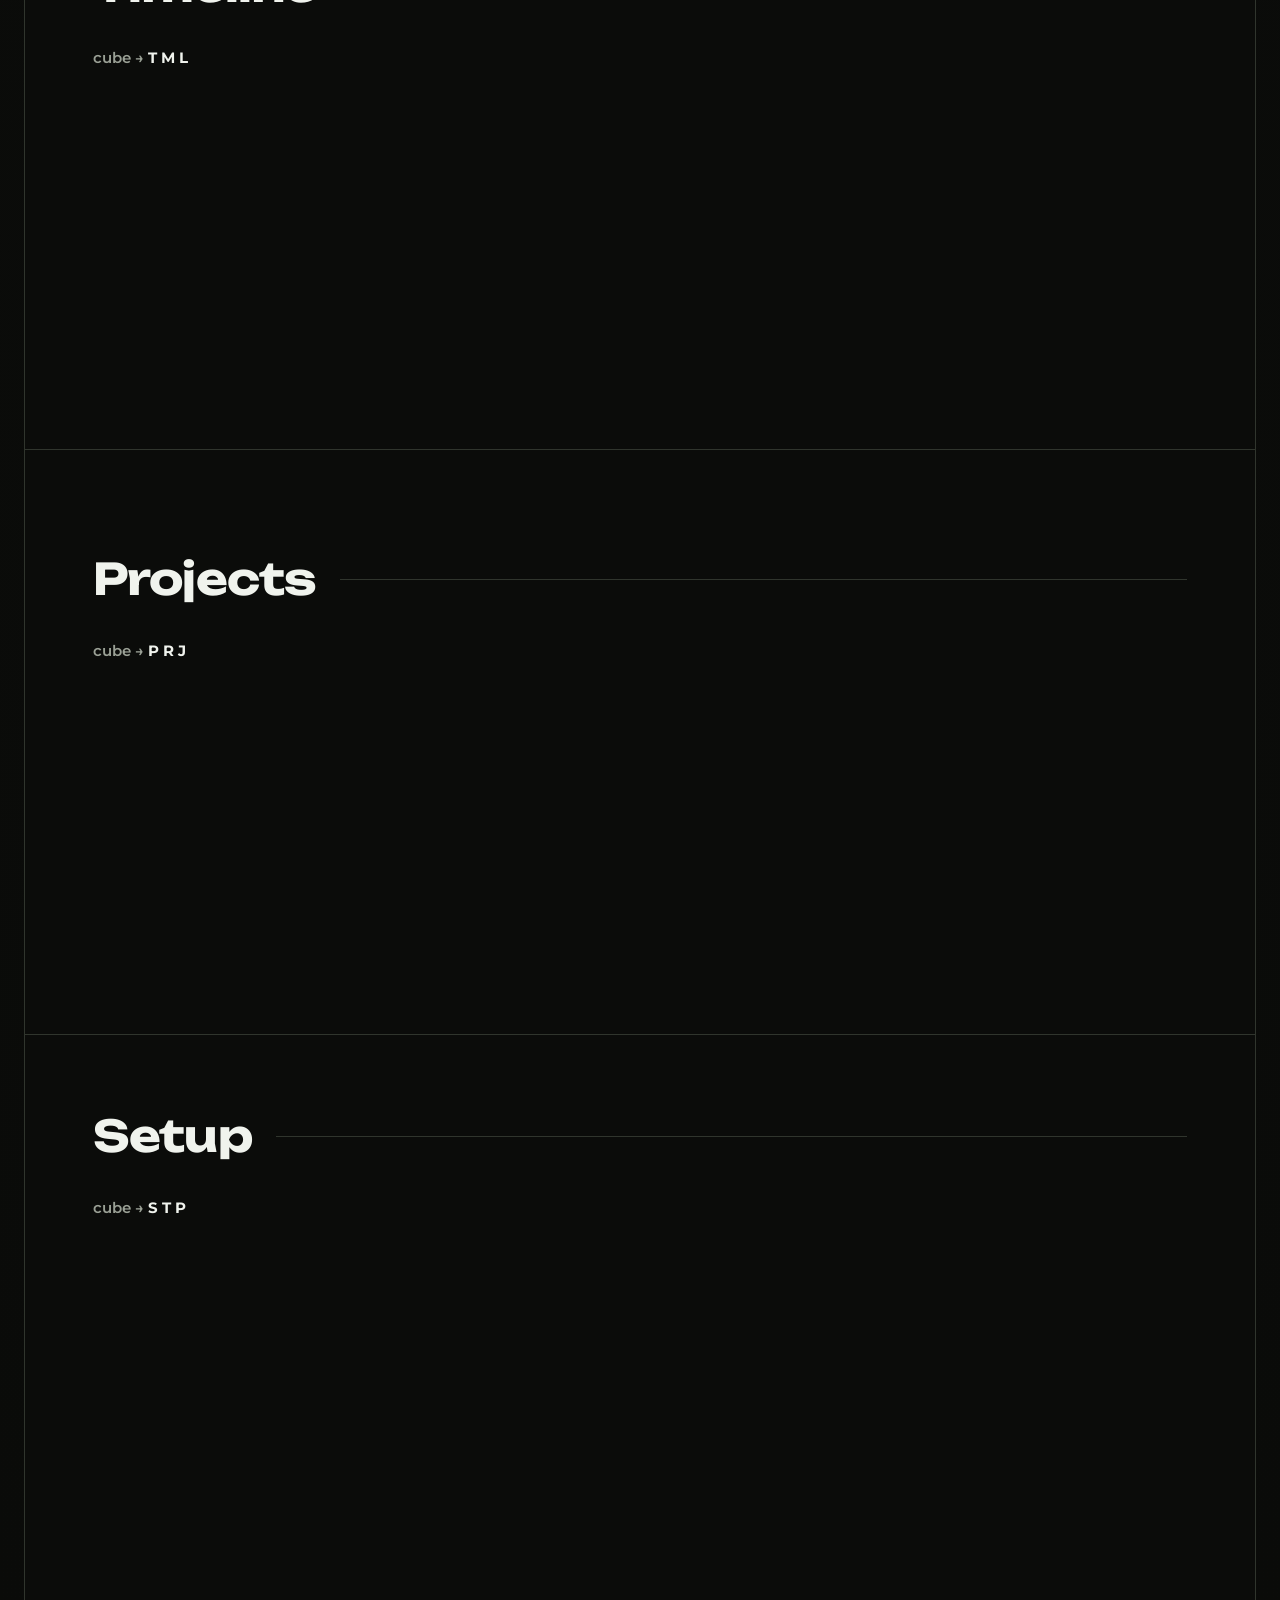
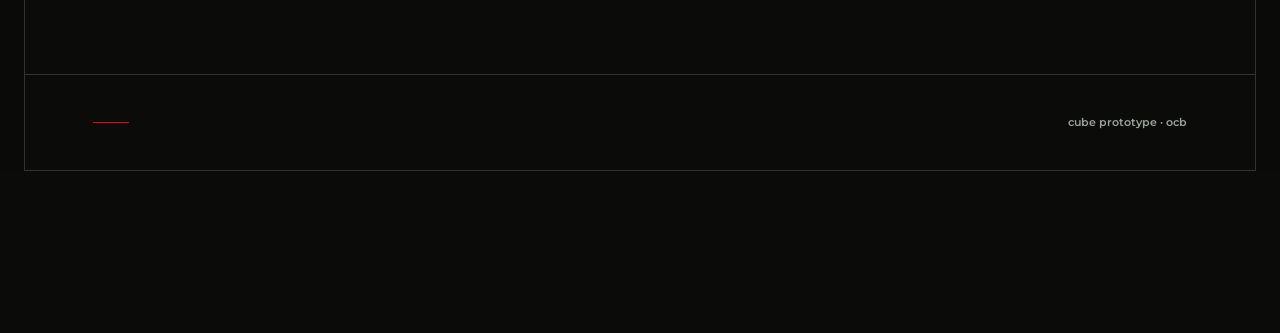
<file: demo-cubes.html>
<!DOCTYPE html>
<html lang="ru">
<head>
    <meta charset="UTF-8">
    <meta name="viewport" content="width=device-width, initial-scale=1.0">
    <title>ocb · cube demos</title>
    <meta name="theme-color" content="#0b0c0a">
    <link rel="icon" type="image/svg+xml" href="icons/ocb_site_logo.svg">
    <link rel="stylesheet" href="style.css">
    <link rel="stylesheet" href="cube.css">
    <style>
        .demo-banner {
            position: relative;
            z-index: 3;
            padding: 14px 24px;
            border-bottom: 1px solid var(--rule);
            background: var(--surface);
            color: var(--muted);
            font-size: 12px;
            text-align: center;
        }

        .demo-banner a {
            color: var(--ink);
            text-decoration-color: var(--signal);
            text-underline-offset: 3px;
        }

        .demo-banner strong {
            color: var(--signal);
        }

        .demo-hint {
            margin-top: 8px;
            color: var(--muted);
            font-size: 11px;
        }

        /* Extra breathing room so sticky + observer are easy to test */
        .demo-pad {
            min-height: 28vh;
        }
    </style>
</head>
<body>
    <div class="demo-banner">
        <strong>Cube demo</strong> — scroll between Hero and Skills, switch mode top-center.
        <div class="demo-hint">
            SVG swap uses your exported cubes · CSS 3D is a real <code>preserve-3d</code> mesh ·
            <a href="index.html">full site →</a>
        </div>
    </div>

    <div class="cube-mode-toggle" role="group" aria-label="Cube animation mode">
        <button type="button" data-cube-mode="css3d" class="is-active">CSS 3D</button>
        <button type="button" data-cube-mode="svg">SVG swap</button>
    </div>

    <aside class="cube-rail" id="cubeRail" aria-hidden="true">
        <div class="cube-slot">
            <div class="cube-svg-wrap" id="cubeSvgWrap" hidden>
                <div class="cube-svg-stage" id="cubeSvgStage">
                    <img id="cubeSvgImg" src="icons/ocb_site_logo.svg" alt="" width="264" height="308" decoding="async">
                </div>
            </div>

            <div class="cube-3d-wrap" id="cube3dWrap">
                <div class="cube-3d-iso">
                    <div class="cube-3d-flipper" id="cube3dFlipper">
                        <div class="cube-face" data-face="front">B</div>
                        <div class="cube-face" data-face="back">O</div>
                        <div class="cube-face" data-face="right">B</div>
                        <div class="cube-face" data-face="left">O</div>
                        <div class="cube-face" data-face="top">C</div>
                        <div class="cube-face" data-face="bottom">C</div>
                    </div>
                </div>
            </div>

        </div>
    </aside>

    <div class="container">
        <header class="hero">
            <div class="discord-card physics-element" id="discordCard" style="pointer-events:none">
                <div class="dc-left">
                    <div class="dc-avatar-wrap">
                        <img src="img/zayac.png" alt="" class="dc-avatar">
                        <span class="dc-status-dot online"></span>
                    </div>
                </div>
                <div class="dc-info">
                    <span class="dc-username">ocbxvi</span>
                </div>
            </div>

            <h1 class="title physics-element">ocb</h1>
            <p class="tagline physics-element">hero section · cube should read <strong style="color:var(--ink)">O C B</strong></p>
            <div class="socials physics-element">
                <span class="social-btn" aria-hidden="true"><img src="icons/telegram.svg" alt=""></span>
                <span class="social-btn" aria-hidden="true"><img src="icons/discord.svg" alt=""></span>
                <span class="social-btn" aria-hidden="true"><img src="icons/steam.svg" alt=""></span>
                <span class="social-btn" aria-hidden="true"><img src="icons/soundcloud.svg" alt=""></span>
            </div>
            <div class="demo-pad"></div>
        </header>

        <section class="skills-section">
            <h2 class="section-title physics-element">Skills</h2>
            <p class="tagline physics-element" style="margin-bottom:28px">
                skills section · cube should flip to <strong style="color:var(--ink)">S K L</strong>
            </p>
            <div class="skills-grid">
                <div class="skill-category is-visible">
                    <h3 class="category-title">Programming</h3>
                    <div class="skill-cards">
                        <div class="skill-card"><div class="skill-icon-wrap"><img src="icons/python.svg" class="skill-svg" alt=""></div><span class="skill-name">Python</span><div class="skill-bar"><div class="skill-fill" style="width:75%"></div></div></div>
                        <div class="skill-card"><div class="skill-icon-wrap"><img src="icons/typescript.svg" class="skill-svg" alt=""></div><span class="skill-name">TypeScript</span><div class="skill-bar"><div class="skill-fill" style="width:100%"></div></div></div>
                    </div>
                </div>
                <div class="skill-category is-visible">
                    <h3 class="category-title">3D Art</h3>
                    <div class="skill-cards">
                        <div class="skill-card"><div class="skill-icon-wrap"><img src="icons/blender.svg" class="skill-svg" alt=""></div><span class="skill-name">Blender</span><div class="skill-bar"><div class="skill-fill" style="width:100%"></div></div></div>
                        <div class="skill-card"><div class="skill-icon-wrap"><img src="icons/zbrush.svg" class="skill-svg" alt=""></div><span class="skill-name">zBrush</span><div class="skill-bar"><div class="skill-fill" style="width:70%"></div></div></div>
                    </div>
                </div>
                <div class="skill-category is-visible">
                    <h3 class="category-title">Game Engines</h3>
                    <div class="skill-cards">
                        <div class="skill-card"><div class="skill-icon-wrap"><img src="icons/unity.svg" class="skill-svg" alt=""></div><span class="skill-name">Unity</span><div class="skill-bar"><div class="skill-fill" style="width:90%"></div></div></div>
                        <div class="skill-card"><div class="skill-icon-wrap"><img src="icons/ue.svg" class="skill-svg" alt=""></div><span class="skill-name">UE5</span><div class="skill-bar"><div class="skill-fill" style="width:20%"></div></div></div>
                    </div>
                </div>
            </div>
            <div class="demo-pad"></div>
        </section>

        <section class="timeline-section">
            <h2 class="section-title">Timeline</h2>
            <p class="tagline" style="margin-bottom:24px">cube → <strong style="color:var(--ink)">T M L</strong></p>
            <div class="demo-pad"></div>
        </section>

        <section class="projects-section">
            <h2 class="section-title">Projects</h2>
            <p class="tagline" style="margin-bottom:24px">cube → <strong style="color:var(--ink)">P R J</strong></p>
            <div class="demo-pad"></div>
        </section>

        <section class="setup-section">
            <h2 class="section-title">Setup</h2>
            <p class="tagline" style="margin-bottom:24px">cube → <strong style="color:var(--ink)">S T P</strong></p>
            <div class="demo-pad"></div>
        </section>

        <footer class="footer">
            <div class="footer-line"></div>
            <p>cube prototype · ocb</p>
        </footer>
    </div>

    <script src="cube.js"></script>
</body>
</html>
</file>
<file: style.css>
/* Two families only: Unbounded = display, Montserrat = everything else.
   No mono — thin coding faces clashed with the geometric display vibe. */
@import url("https://fonts.googleapis.com/css2?family=Montserrat:wght@500;600;700;800;900&family=Unbounded:wght@600;700;800&display=swap");

:root {
    --black: #0b0c0a;
    --surface: #11130f;
    --surface-raised: #171a15;
    --ink: #f0f3ed;
    --muted: #9aa095;
    --rule: #30352d;
    --soft-rule: #20241e;
    /* Main brand = logo red */
    --signal: #ec0000;
    --danger: #ff5f56;
    --font-sans: "Montserrat", system-ui, sans-serif;
    --font-display: "Unbounded", "Montserrat", system-ui, sans-serif;
    --font: var(--font-sans);
}

*,
*::before,
*::after {
    box-sizing: border-box;
    margin: 0;
    padding: 0;
}

html {
    /* Do NOT set overflow-x on html — with body overflow it breaks wheel scroll in Chrome
       (page only scrolls when hovering fixed elements like the cube). */
    scroll-behavior: smooth;
    scroll-padding-top: 56px;
    -webkit-text-size-adjust: 100%;
    text-size-adjust: 100%;
    /* Solid fill so iOS rubber-band / overscroll never flashes white */
    background-color: var(--black);
    color-scheme: dark;
}

/* Darker brand red so white/ink text stays readable when selected */
::selection {
    background: #9e0000;
    color: #f0f3ed;
}

::-moz-selection {
    background: #9e0000;
    color: #f0f3ed;
}

body {
    position: relative;
    min-width: 320px;
    min-height: 100%;
    min-height: 100dvh;
    overflow-x: clip;
    /* Flat depth: pure material shift, no floating red orbs.
       Base color first so overscroll / gaps stay black even if gradient fails. */
    background-color: var(--black);
    background-image:
        linear-gradient(180deg, #0d0e0c 0%, var(--black) 240px, #0a0b09 100%);
    color: var(--ink);
    font-family: var(--font-sans);
    font-size: 15px;
    font-weight: 500;
    font-variant-numeric: tabular-nums;
    line-height: 1.5;
    -webkit-font-smoothing: antialiased;
}

/* Touch only: kill rubber-band white flash without breaking desktop wheel */
@media (hover: none) and (pointer: coarse) {
    body {
        overscroll-behavior-y: none;
    }
}

/* Static grain baked into page chrome only — never over interactive UI
   (overlay grain re-composited every hover and flashed red text). */
.grain {
    display: none;
}

button,
a {
    color: inherit;
    font: inherit;
}

button {
    cursor: pointer;
}

img {
    display: block;
    max-width: 100%;
}

.container {
    position: relative;
    z-index: 2;
    width: min(1240px, calc(100% - 48px));
    margin: 0 auto;
    border-inline: 1px solid var(--rule);
    /* Must be fully opaque — transparent bg + grain made every red title
       re-composite (look brighter) on any tile hover/leave */
    background: var(--black);
}

/* In-hero static nav — stays put while hero is on screen */
.hero-nav {
    grid-area: nav;
    display: flex;
    flex-wrap: wrap;
    align-items: center;
    gap: 2px 4px;
    margin-bottom: 8px;
}

.nav-link {
    padding: 6px 10px;
    color: var(--muted);
    font-family: var(--font-sans);
    font-size: 11px;
    font-weight: 700;
    letter-spacing: 0.06em;
    text-decoration: none;
    text-transform: uppercase;
    transition: color 160ms ease;
}

.nav-link:hover,
.nav-link:focus-visible {
    color: var(--ink);
    outline: 0;
}

.nav-link.is-active {
    color: var(--signal);
}

/* Dynamic-island floating nav — only after hero leaves viewport */
.nav-island {
    position: fixed;
    top: 14px;
    left: 50%;
    z-index: 40;
    display: flex;
    flex-wrap: nowrap;
    align-items: center;
    gap: 2px;
    max-width: calc(100vw - 24px);
    padding: 6px 8px 6px 14px;
    border: 1px solid var(--rule);
    border-radius: 999px;
    background: rgba(17, 19, 15, 0.92);
    box-shadow:
        0 12px 40px rgba(0, 0, 0, 0.45),
        inset 0 1px 0 rgba(255, 255, 255, 0.04);
    backdrop-filter: blur(16px);
    -webkit-backdrop-filter: blur(16px);
    opacity: 0;
    pointer-events: none;
    transform: translateX(-50%) translateY(-130%) scale(0.9);
    transition:
        opacity 380ms cubic-bezier(0.22, 1, 0.36, 1),
        transform 480ms cubic-bezier(0.22, 1, 0.36, 1);
    will-change: transform, opacity;
}

.nav-island.is-visible {
    opacity: 1;
    pointer-events: auto;
    transform: translateX(-50%) translateY(0) scale(1);
}

.nav-island-brand {
    flex-shrink: 0;
    padding: 4px 6px 4px 2px;
    color: var(--ink);
    font-family: var(--font-display);
    font-size: 13px;
    font-weight: 700;
    letter-spacing: -0.02em;
    text-decoration: none;
}

.nav-island-brand:hover,
.nav-island-brand:focus-visible {
    color: var(--signal);
    outline: 0;
}

.nav-island-sep {
    flex-shrink: 0;
    width: 1px;
    height: 14px;
    margin: 0 6px 0 4px;
    background: var(--rule);
}

.nav-island .nav-link {
    padding: 6px 9px;
    font-size: 10px;
}

.hero,
.skills-section,
.timeline-section,
.projects-section,
.setup-section,
.footer {
    border-bottom: 1px solid var(--rule);
}

.hero {
    position: relative;
    display: grid;
    grid-template-columns: minmax(0, 1fr) minmax(260px, 340px);
    grid-template-areas:
        "nav nav"
        "name profile"
        "role profile"
        "actions profile"
        "social profile";
    column-gap: clamp(48px, 8vw, 144px);
    min-height: min(680px, 94vh);
    padding: 72px 68px 80px;
    align-content: center;
}

.hero::before {
    position: absolute;
    top: 28px;
    right: 68px;
    left: 68px;
    height: 1px;
    background: var(--signal);
    content: "";
}

.title {
    grid-area: name;
    font-family: var(--font-display);
    font-size: clamp(76px, 8vw, 118px);
    font-weight: 800;
    letter-spacing: -0.03em;
    line-height: 0.9;
}

.tagline {
    grid-area: role;
    max-width: 40ch;
    margin-top: 22px;
    color: var(--muted);
    font-family: var(--font-sans);
    font-size: 15px;
    font-weight: 600;
}

.hero-actions {
    grid-area: actions;
    display: flex;
    flex-wrap: wrap;
    gap: 10px;
    margin-top: 28px;
}

.hero-cta {
    display: inline-flex;
    align-items: center;
    justify-content: center;
    min-height: 44px;
    padding: 0 18px;
    border: 1px solid var(--signal);
    background: var(--signal);
    color: var(--black);
    font-family: var(--font-sans);
    font-size: 12px;
    font-weight: 800;
    letter-spacing: 0.05em;
    text-decoration: none;
    text-transform: uppercase;
    transition: background-color 160ms ease, color 160ms ease, border-color 160ms ease;
}

.hero-cta:hover,
.hero-cta:focus-visible {
    outline: 0;
    /* Solid paints only — no transparent bg / translate (they flash other red text) */
    background: #ff1a1a;
    border-color: #ff1a1a;
    color: var(--black);
}

.hero-cta.ghost {
    border-color: var(--rule);
    background: var(--surface);
    color: var(--ink);
}

.hero-cta.ghost:hover,
.hero-cta.ghost:focus-visible {
    border-color: var(--signal);
    background: var(--surface-raised);
    color: var(--signal);
}

.separator {
    color: var(--signal);
    padding-inline: 5px;
}

.socials {
    grid-area: social;
    display: flex;
    flex-wrap: wrap;
    margin-top: 36px;
}

.social-btn {
    position: relative;
    display: grid;
    width: 52px;
    height: 52px;
    place-items: center;
    border: 1px solid var(--rule);
    border-right: 0;
    background: var(--black);
    text-decoration: none;
    transition: background-color 180ms ease, border-color 180ms ease;
}

.social-btn:last-child {
    border-right: 1px solid var(--rule);
}

.social-btn::after {
    position: absolute;
    top: calc(100% + 9px);
    left: 50%;
    padding: 4px 6px;
    background: var(--surface-raised);
    color: var(--muted);
    content: attr(data-tooltip);
    font-family: var(--font-sans);
    font-size: 10px;
    font-weight: 600;
    letter-spacing: 0.02em;
    opacity: 0;
    pointer-events: none;
    transform: translate(-50%, 0);
    transition: opacity 180ms ease;
}

.social-btn:hover,
.social-btn:focus-visible {
    outline: 0;
    border-color: var(--signal);
    background: var(--signal);
}

.social-btn:hover::after,
.social-btn:focus-visible::after {
    opacity: 1;
}

.social-btn img {
    width: 20px;
    height: 20px;
    filter: grayscale(1) brightness(0) invert(1);
    opacity: 0.82;
}

.social-btn:hover img,
.social-btn:focus-visible img {
    filter: grayscale(1) brightness(0);
    opacity: 1;
}

.discord-card {
    grid-area: profile;
    position: relative;
    display: grid;
    grid-template-columns: 54px minmax(0, 1fr);
    width: fit-content;
    min-width: 200px;
    gap: 12px;
    align-self: start;
    margin-top: 8px;
    padding: 6px 0 6px 14px;
    border-left: 2px solid var(--signal);
    cursor: pointer;
    transition: border-color 180ms ease;
}

.discord-card:hover {
    border-left-color: var(--ink);
}

.dc-badge {
    display: none;
}

.dc-avatar-wrap {
    position: relative;
}

.dc-avatar {
    width: 54px;
    height: 54px;
    border-radius: 50%;
    object-fit: cover;
}

.dc-status-dot {
    position: absolute;
    right: 0;
    bottom: 0;
    width: 13px;
    height: 13px;
    border: 2px solid var(--black);
    border-radius: 50%;
    background: var(--muted);
}

.dc-status-dot.online {
    background: var(--signal);
}

.dc-status-dot.idle {
    background: #ffb800;
}

.dc-status-dot.dnd {
    background: var(--danger);
}

.dc-info,
.dc-activity,
.dc-activity-text {
    display: flex;
    min-width: 0;
    flex-direction: column;
}

.dc-info {
    justify-content: center;
}

.dc-username {
    font-family: var(--font-sans);
    font-size: 15px;
    font-weight: 700;
}

.dc-status-text,
.dc-activity-label,
.dc-activity-details,
.dc-activity-state,
.dc-lanyard-hint {
    color: var(--muted);
    font-size: 11px;
}

.dc-activity {
    display: none;
    gap: 6px;
    margin-top: 8px;
}

.dc-activity.active {
    display: grid;
    grid-template-columns: 38px minmax(0, 1fr);
    gap: 8px;
}

.dc-activity-img {
    width: 38px;
    height: 38px;
    object-fit: cover;
}

.dc-activity-text {
    gap: 1px;
}

.dc-activity-label {
    color: var(--signal);
    text-transform: uppercase;
}

.dc-activity-name {
    overflow: hidden;
    font-size: 12px;
    font-weight: 600;
    text-overflow: ellipsis;
    white-space: nowrap;
}

.copy-toast {
    position: fixed;
    z-index: 20;
    bottom: 24px;
    left: 24px;
    padding: 10px 14px;
    border: 1px solid var(--signal);
    background: var(--surface-raised);
    color: var(--ink);
    font-family: var(--font-sans);
    font-size: 12px;
    font-weight: 600;
    opacity: 0;
    pointer-events: none;
    transform: translateY(10px);
    transition: opacity 180ms ease, transform 180ms ease;
}

.copy-toast.show {
    opacity: 1;
    transform: translateY(0);
}

/* Varied vertical air so the page doesn't feel like one flat slab */
.skills-section {
    padding: 72px 68px 80px;
}

.timeline-section {
    padding: 96px 68px 104px;
}

.projects-section {
    padding: 108px 68px 96px;
}

.setup-section {
    padding: 80px 68px 120px;
}

.section-title {
    display: flex;
    align-items: center;
    gap: 24px;
    margin-bottom: 38px;
    font-family: var(--font-display);
    font-size: clamp(28px, 3.4vw, 44px);
    font-weight: 700;
    letter-spacing: -0.02em;
    line-height: 1;
}

.section-title::after {
    height: 1px;
    flex: 1;
    background: var(--rule);
    content: "";
    transform: scaleX(1);
    transform-origin: left center;
}

/* Line draws in when the title reveals */
.motion-ready .section-title.physics-element::after {
    transform: scaleX(0);
}

.motion-ready .section-title.physics-element.is-visible::after {
    transform: scaleX(1);
    transition: transform 720ms cubic-bezier(0.22, 1, 0.36, 1) var(--reveal-delay, 0ms);
}

.projects-subtitle {
    margin-bottom: 16px;
    color: var(--signal);
    font-size: 12px;
    font-weight: 700;
    letter-spacing: 0.06em;
    text-transform: uppercase;
}

.skills-grid {
    display: grid;
    grid-template-columns: repeat(3, minmax(0, 1fr));
    gap: 18px;
}

.skill-category {
    min-width: 0;
    padding: 18px;
    border-top: 1px solid var(--rule);
    border-bottom: 1px solid var(--rule);
    background: var(--surface);
    contain: paint;
}

.category-title,
.setup-category {
    margin-bottom: 18px;
    color: var(--signal);
    font-family: var(--font-sans);
    font-size: 12px;
    font-weight: 800;
    letter-spacing: 0.06em;
    text-transform: uppercase;
    /* Keep title on a stable paint layer — avoid AA fringe flash on neighbor hover */
    -webkit-font-smoothing: antialiased;
    text-rendering: geometricPrecision;
}

.skill-cards {
    display: grid;
    grid-template-columns: repeat(2, minmax(0, 1fr));
    border-top: 1px solid var(--soft-rule);
    border-left: 1px solid var(--soft-rule);
    /* Clip tile paints so hover doesn't dirty siblings/titles */
    contain: paint;
}

.skill-card {
    display: flex;
    flex-direction: column;
    align-items: flex-start;
    gap: 8px;
    min-width: 0;
    min-height: 0;
    padding: 12px;
    border-right: 1px solid var(--soft-rule);
    border-bottom: 1px solid var(--soft-rule);
    background: transparent;
}

.skill-card:hover {
    background: #1c1814;
}

.skill-row {
    display: flex;
    align-items: center;
    gap: 8px;
    min-width: 0;
    width: 100%;
}

.skill-icon-wrap {
    display: grid;
    flex-shrink: 0;
    width: 22px;
    height: 22px;
    place-items: center;
}

.skill-svg {
    width: 19px;
    height: 19px;
    opacity: 0.82;
}

.skill-card:hover .skill-svg {
    opacity: 1;
}

.skill-name {
    min-width: 0;
    color: var(--ink);
    font-family: var(--font-sans);
    font-size: 12px;
    font-weight: 600;
    line-height: 1.25;
    overflow-wrap: normal;
    word-break: normal;
    hyphens: none;
}

.skill-level {
    flex-shrink: 0;
    padding: 2px 6px;
    border: 1px solid var(--rule);
    color: var(--muted);
    font-family: var(--font-sans);
    font-size: 9px;
    font-weight: 800;
    letter-spacing: 0.05em;
    line-height: 1.2;
    text-transform: uppercase;
}

/* Only daily uses brand red — rest stays grayscale so the board doesn't rainbow */
.skill-level.daily {
    border-color: var(--signal);
    color: var(--signal);
}

.skill-level.solid {
    border-color: #5c6356;
    color: var(--ink);
    opacity: 0.88;
}

.skill-level.learning {
    border-style: dashed;
    border-color: #4a5046;
    color: var(--muted);
}

.skill-level.future {
    border-style: dashed;
    border-color: var(--rule);
    color: var(--muted);
    opacity: 0.55;
}

.future-skill {
    color: var(--muted);
}

.future-skill .skill-name,
.future-skill .skill-svg {
    opacity: 0.5;
}

.timeline {
    display: flex;
    flex-direction: column;
}

.timeline-line,
.timeline-dot {
    display: none;
}

.timeline-group {
    display: grid;
    grid-template-columns: 168px minmax(0, 1fr);
    border-top: 1px solid var(--rule);
    align-items: stretch;
    /* solid hover only — no alpha/glow */
    transition: background-color 160ms ease;
}

.timeline-group:hover {
    background: #141612;
}

.timeline-year {
    display: flex;
    align-items: flex-start;
    padding: 16px 24px 16px 20px;
    border-right: 1px solid var(--rule);
    color: var(--signal);
    font-family: var(--font-display);
    font-size: clamp(28px, 3.2vw, 40px);
    font-weight: 700;
    line-height: 1;
    opacity: 0.78;
    transition: opacity 160ms ease;
}

.timeline-group:hover .timeline-year {
    opacity: 1;
}

.timeline-events {
    min-width: 0;
    display: flex;
    flex-direction: column;
}

.timeline-item {
    padding: 0 40px;
    border-bottom: 1px solid var(--rule);
}

.timeline-item:last-child {
    border-bottom: 0;
}

.timeline-card {
    display: grid;
    grid-template-columns: 28px minmax(0, 1fr) auto;
    gap: 14px;
    align-items: center;
    min-height: 52px;
    padding: 12px 0;
}

.timeline-item:hover .timeline-card-title {
    color: var(--ink);
}

.timeline-card-icon,
.timeline-card-icon img {
    width: 24px;
    height: 24px;
}

.timeline-card-icon img {
    opacity: 0.85;
}

.timeline-card-info {
    min-width: 0;
}

.timeline-card-title {
    display: block;
    font-family: var(--font-sans);
    font-size: 13px;
    font-weight: 600;
}

.timeline-card-date {
    display: block;
    margin-top: 2px;
    color: var(--muted);
    font-family: var(--font-sans);
    font-size: 11px;
    font-weight: 600;
}

.projects-grid {
    display: grid;
    grid-template-columns: 1fr;
    border-top: 1px solid var(--rule);
}

.project-card {
    display: grid;
    grid-template-columns: minmax(220px, 0.36fr) minmax(0, 1fr);
    min-width: 0;
    border-bottom: 1px solid var(--rule);
    background: var(--black);
    transition: background-color 180ms ease;
}

.project-card:hover {
    background: var(--surface);
}

.project-preview {
    display: grid;
    grid-template-columns: 42px minmax(0, 1fr);
    grid-template-rows: auto auto;
    gap: 4px 14px;
    align-content: start;
    padding: 24px;
    border-right: 1px solid var(--rule);
}

.project-icon-wrap {
    display: grid;
    width: 42px;
    height: 42px;
    grid-row: span 2;
    place-items: center;
    border: 1px solid var(--rule);
}

.project-icon {
    width: 24px;
    height: 24px;
    opacity: 0.9;
}

.project-name {
    min-width: 0;
    align-self: end;
    font-family: var(--font-sans);
    font-size: 18px;
    font-weight: 800;
    overflow-wrap: anywhere;
}

.project-badge {
    width: fit-content;
    padding: 2px 5px;
    border: 1px solid var(--muted);
    color: var(--muted);
    font-family: var(--font-sans);
    font-size: 10px;
    font-weight: 800;
    letter-spacing: 0.05em;
    text-transform: uppercase;
}

.active-badge {
    border-color: var(--signal);
    color: var(--signal);
}

.paused-badge {
    border-color: #ffb800;
    color: #ffb800;
}

.project-details {
    min-width: 0;
    padding: 24px;
}

.project-tech {
    display: flex;
    flex-wrap: wrap;
    gap: 6px;
    margin-bottom: 12px;
}

.tech-chip {
    display: inline-flex;
    align-items: center;
    min-height: 24px;
    padding: 0 8px;
    border: 1px solid var(--rule);
    background: var(--surface);
    color: var(--muted);
    font-family: var(--font-sans);
    font-size: 10px;
    font-weight: 700;
    letter-spacing: 0.04em;
}

.project-description {
    max-width: 84ch;
    color: var(--muted);
    font-family: var(--font-sans);
    font-size: 13px;
    font-weight: 500;
    line-height: 1.7;
}

.project-links {
    display: flex;
    flex-wrap: wrap;
    gap: 10px;
    margin-top: 14px;
}

.project-link {
    display: inline-flex;
    align-items: center;
    min-height: 32px;
    padding: 0 12px;
    border: 1px solid var(--signal);
    color: var(--signal);
    font-family: var(--font-sans);
    font-size: 11px;
    font-weight: 800;
    letter-spacing: 0.05em;
    text-decoration: none;
    text-transform: uppercase;
    transition: background-color 160ms ease, color 160ms ease;
}

.project-link:hover,
.project-link:focus-visible {
    outline: 0;
    background: var(--signal);
    color: var(--black);
}

.projects-closed-wrap {
    margin-top: 28px;
}

.projects-toggle {
    display: inline-flex;
    align-items: center;
    gap: 10px;
    min-height: 40px;
    padding: 0 14px;
    border: 1px solid var(--rule);
    background: var(--surface);
    color: var(--ink);
    font-family: var(--font-sans);
    font-size: 11px;
    font-weight: 800;
    letter-spacing: 0.06em;
    text-transform: uppercase;
    transition: border-color 160ms ease, background-color 160ms ease, color 160ms ease;
}

.projects-toggle:hover,
.projects-toggle:focus-visible {
    outline: 0;
    border-color: var(--signal);
    color: var(--signal);
}

.projects-toggle-count {
    min-width: 20px;
    padding: 1px 6px;
    border: 1px solid var(--rule);
    color: var(--muted);
    font-size: 10px;
    text-align: center;
}

.projects-toggle[aria-expanded="true"] {
    border-color: var(--signal);
    color: var(--signal);
}

.closed-grid {
    margin-top: 16px;
    border-top: 1px solid var(--rule);
    opacity: 1;
    transition: opacity 280ms ease;
}

.closed-grid[hidden] {
    display: none;
}

/* Enter/exit for closed project cards (independent of page scroll-reveal) */
.closed-grid .project-card {
    opacity: 0;
    transform: translateY(14px);
    transition:
        opacity 420ms cubic-bezier(0.22, 1, 0.36, 1) var(--reveal-delay, 0ms),
        transform 420ms cubic-bezier(0.22, 1, 0.36, 1) var(--reveal-delay, 0ms),
        background-color 180ms ease;
}

.closed-grid .project-card.is-visible {
    opacity: 1;
    transform: translateY(0);
}

.closed-grid.is-closing {
    opacity: 0;
}

@media (prefers-reduced-motion: reduce) {
    .closed-grid .project-card {
        transition-duration: 1ms !important;
        transform: none;
    }

    .closed-grid.is-closing {
        transition: none;
    }
}

.setup-grid {
    display: grid;
    grid-template-columns: repeat(3, minmax(0, 1fr));
    gap: 18px;
}

.setup-label {
    display: inline-block;
    min-width: 4.5em;
    margin-right: 8px;
    color: var(--signal);
    font-weight: 700;
    text-transform: uppercase;
    font-size: 10px;
    letter-spacing: 0.04em;
}

.setup-column {
    padding: 20px;
    border-top: 1px solid var(--rule);
    border-bottom: 1px solid var(--rule);
    background: var(--surface);
    transition: border-color 180ms ease, background-color 180ms ease;
}

.setup-column:hover {
    border-color: var(--signal);
    background: var(--surface-raised);
}

.setup-list {
    list-style: none;
}

.setup-item {
    padding: 9px 0;
    border-bottom: 1px solid var(--soft-rule);
    color: var(--muted);
    font-family: var(--font-sans);
    font-size: 13px;
    font-weight: 500;
}

.setup-item:last-child {
    border-bottom: 0;
}

/* Room to scroll the last section into the "reading band" so Setup can activate */
.setup-section {
    min-height: min(72vh, 640px);
    padding-bottom: 120px;
}

.footer {
    display: flex;
    min-height: 96px;
    align-items: center;
    justify-content: space-between;
    padding: 24px 68px;
    /* Extra scroll runway past the last content block */
    margin-bottom: 18vh;
}

.footer-line {
    width: 36px;
    height: 1px;
    background: var(--signal);
}

.footer p {
    color: var(--muted);
    font-family: var(--font-sans);
    font-size: 11px;
    font-weight: 600;
}

.footer a {
    color: var(--muted);
    text-decoration: none;
    text-underline-offset: 3px;
}

.footer a:hover,
.footer a:focus-visible {
    color: var(--signal);
    text-decoration: underline;
    outline: 0;
}

.scroll-top {
    position: fixed;
    right: 24px;
    bottom: 24px;
    z-index: 20;
    display: grid;
    width: 44px;
    height: 44px;
    place-items: center;
    border: 1px solid var(--rule);
    background: var(--surface-raised);
    color: var(--ink);
    opacity: 0;
    pointer-events: none;
    transition: background-color 180ms ease, border-color 180ms ease, color 180ms ease, opacity 180ms ease;
}

.scroll-top.visible {
    opacity: 1;
    pointer-events: auto;
}

.scroll-top:hover,
.scroll-top:focus-visible {
    outline: 0;
    border-color: var(--signal);
    background: var(--signal);
    color: var(--black);
}

.motion-ready .physics-element,
.motion-ready .skill-category,
.motion-ready .project-card,
.motion-ready .setup-grid {
    opacity: 0;
    transform: translateY(18px);
}

.motion-ready .physics-element.is-visible,
.motion-ready .skill-category.is-visible,
.motion-ready .project-card.is-visible,
.motion-ready .setup-grid.is-visible {
    opacity: 1;
    transform: translateY(0);
    transition: opacity 520ms ease var(--reveal-delay, 0ms), transform 520ms ease var(--reveal-delay, 0ms);
}

::-webkit-scrollbar {
    width: 10px;
}

::-webkit-scrollbar-track {
    background: var(--black);
}

::-webkit-scrollbar-thumb {
    border: 3px solid var(--black);
    background: var(--muted);
}

@media (max-width: 920px) {
    .container {
        width: min(1240px, calc(100% - 32px));
    }

    .hero {
        grid-template-columns: minmax(0, 1fr) minmax(220px, 0.45fr);
        column-gap: 32px;
        padding: 48px 40px;
        min-height: 0;
    }

    .hero::before {
        right: 40px;
        left: 40px;
    }

    .skills-section,
    .timeline-section,
    .projects-section,
    .setup-section {
        padding-inline: 40px;
    }

    .skills-grid {
        grid-template-columns: repeat(2, minmax(0, 1fr));
    }

    .setup-grid {
        grid-template-columns: 1fr 1fr;
    }

    .timeline-group {
        grid-template-columns: 100px minmax(0, 1fr);
    }

    .timeline-year {
        padding: 14px 12px;
        font-size: clamp(22px, 4vw, 28px);
    }

    .timeline-item {
        padding: 0 16px;
    }

    .footer {
        padding-inline: 40px;
    }
}

@media (max-width: 700px) {
    .container {
        width: calc(100% - 16px);
        max-width: none;
    }

    .hero-nav {
        margin-bottom: 16px;
        gap: 0;
    }

    .hero-nav .nav-link {
        padding: 5px 8px;
        font-size: 10px;
    }

    .nav-island {
        top: 10px;
        padding: 5px 6px 5px 12px;
        gap: 0;
    }

    .nav-island-brand {
        font-size: 12px;
    }

    .nav-island-sep {
        margin: 0 4px 0 2px;
    }

    .nav-island .nav-link {
        padding: 5px 6px;
        font-size: 9px;
        letter-spacing: 0.02em;
    }

    .hero {
        grid-template-columns: 1fr;
        grid-template-areas:
            "nav"
            "name"
            "role"
            "actions"
            "profile"
            "social";
        min-height: 0;
        padding: 56px 18px 28px;
        row-gap: 0;
    }

    .setup-grid {
        grid-template-columns: 1fr;
    }

    .hero::before {
        top: 20px;
        right: 18px;
        left: 18px;
    }

    .title {
        font-size: clamp(52px, 18vw, 72px);
        letter-spacing: -0.04em;
    }

    .tagline {
        margin-top: 14px;
        font-size: 13px;
        max-width: none;
    }

    .hero-actions {
        margin-top: 20px;
        gap: 8px;
    }

    .hero-cta {
        min-height: 42px;
        padding: 0 14px;
        font-size: 11px;
    }

    .discord-card {
        margin-top: 28px;
        width: 100%;
        min-width: 0;
    }

    .socials {
        margin-top: 24px;
        width: 100%;
    }

    .social-btn {
        flex: 1;
        width: auto;
        min-width: 0;
        height: 48px;
    }

    .social-btn::after {
        display: none; /* tooltips clash on touch */
    }

    .skills-section {
        padding: 48px 18px 40px;
    }

    .timeline-section {
        padding: 56px 18px 48px;
    }

    .projects-section {
        padding: 56px 18px 48px;
    }

    .setup-section {
        padding: 48px 18px 64px;
        min-height: 0;
        margin-bottom: 8vh;
    }

    .section-title {
        gap: 12px;
        margin-bottom: 22px;
        font-size: clamp(26px, 8vw, 32px);
    }

    .skills-grid,
    .setup-grid {
        grid-template-columns: 1fr;
        gap: 12px;
    }

    .skill-category {
        padding: 14px;
    }

    .skill-cards {
        grid-template-columns: 1fr 1fr;
    }

    .skill-name {
        font-size: 11px;
    }

    /* Stack year above events — side-by-side overflows Unbounded digits */
    .timeline-group {
        grid-template-columns: 1fr;
    }

    .timeline-year {
        padding: 12px 14px 10px;
        border-right: 0;
        border-bottom: 1px solid var(--rule);
        font-size: 22px;
        opacity: 1;
        letter-spacing: -0.02em;
    }

    .timeline-group:hover {
        background: transparent; /* less sticky hover on touch */
    }

    .timeline-item {
        padding: 0 14px;
    }

    .timeline-card {
        grid-template-columns: 22px minmax(0, 1fr);
        gap: 10px;
        min-height: 48px;
        padding: 10px 0;
    }

    .timeline-card-icon,
    .timeline-card-icon img {
        width: 18px;
        height: 18px;
    }

    .timeline-card-title {
        font-size: 12px;
        line-height: 1.35;
        overflow-wrap: anywhere;
    }

    .timeline-card-date {
        font-size: 10px;
    }

    .project-card {
        grid-template-columns: 1fr;
    }

    .project-preview {
        padding: 16px;
        border-right: 0;
        border-bottom: 1px solid var(--rule);
        grid-template-columns: 36px minmax(0, 1fr);
    }

    .project-icon-wrap {
        width: 36px;
        height: 36px;
    }

    .project-name {
        font-size: 16px;
    }

    .project-details {
        padding: 16px;
    }

    .project-description {
        font-size: 12px;
        line-height: 1.65;
    }

    .footer {
        min-height: 72px;
        padding: 16px 18px;
        margin-bottom: 0;
    }

    .copy-toast {
        right: 12px;
        bottom: 12px;
        left: 12px;
        text-align: center;
    }

    .scroll-top {
        right: 12px;
        bottom: 12px;
    }
}

/* Very small phones */
@media (max-width: 380px) {
    .skill-cards {
        grid-template-columns: 1fr;
    }

    .hero-actions {
        flex-direction: column;
        align-items: stretch;
    }

    .hero-cta {
        width: 100%;
    }

    .timeline-year {
        font-size: 20px;
    }
}

@media (prefers-reduced-motion: reduce) {
    *,
    *::before,
    *::after {
        scroll-behavior: auto !important;
        transition-duration: 1ms !important;
    }

    .nav-island {
        transition: none;
    }

    .motion-ready .section-title.physics-element::after {
        transform: scaleX(1);
    }
}
</file>
<file: cube.css>
/* ===== Section cube rail ===== */

.cube-rail {
    --cube-size: 138px;
    --face-size: 126px;
    --cube-half: calc(var(--cube-size) / 2);
    --face-inset: calc((var(--cube-size) - var(--face-size)) / 2);
    --logo-red: #ec0000;

    position: fixed;
    z-index: 6;
    top: clamp(96px, 16vh, 168px);
    /* Approximate gutter until JS measures .container — reduces jump if boot flash slips */
    left: max(8px, calc((100vw - min(1240px, 100vw - 48px)) / 2 - 196px - 28px));
    width: 196px;
    height: 228px;
    pointer-events: none;
    overflow: visible;
    -webkit-user-select: none;
    user-select: none;
    -webkit-tap-highlight-color: transparent;
}

/* Hidden until placeCubeRail() sets the real left — no transition so no jump-fade */
.cube-rail.is-booting {
    opacity: 0 !important;
    visibility: hidden !important;
    pointer-events: none !important;
    transition: none !important;
}

/* Not enough space left of content (narrow / zoom) */
.cube-rail.is-collapsed {
    opacity: 0 !important;
    visibility: hidden !important;
    pointer-events: none !important;
}

.cube-rail .cube-slot {
    position: relative;
    width: 196px;
    height: 228px;
    overflow: visible;
}

.cube-rail.is-hidden {
    opacity: 0;
    visibility: hidden;
    transition: opacity 200ms ease, visibility 200ms ease;
}

.cube-rail:not(.is-hidden) {
    opacity: 1;
    visibility: visible;
    transition: opacity 220ms ease;
}

/* Invisible hit target on top of the cube */
.cube-hit {
    position: absolute;
    z-index: 3;
    inset: 18% 22% 22%;
    cursor: pointer;
    pointer-events: auto;
    background: transparent;
    border: 0;
    padding: 0;
    outline: none;
    box-shadow: none;
    -webkit-user-select: none;
    user-select: none;
    -webkit-tap-highlight-color: transparent;
}

/* 5-click easter focuses the button — never show a red focus “frame” */
.cube-hit:focus,
.cube-hit:focus-visible,
.cube-hit:active {
    outline: none !important;
    box-shadow: none !important;
}

/* ===== CSS 3D cube ===== */

.cube-3d-wrap {
    position: absolute;
    inset: 0;
    display: grid;
    place-items: center;
    perspective: 820px;
    perspective-origin: 50% 45%;
    overflow: visible;
    pointer-events: none;
}

.cube-3d-iso {
    width: var(--cube-size);
    height: var(--cube-size);
    transform: rotateX(-30deg) rotateY(40deg);
    transform-style: preserve-3d;
}

.cube-3d-flipper {
    position: relative;
    width: var(--cube-size);
    height: var(--cube-size);
    transform-style: preserve-3d;
    transition: transform 0.26s cubic-bezier(0.4, 0, 0.2, 1);
    will-change: transform;
    pointer-events: auto;
    cursor: pointer;
}

.cube-3d-flipper.is-exit {
    transition-timing-function: cubic-bezier(0.55, 0, 1, 0.45);
    transform: rotateX(90deg);
}

.cube-3d-flipper.is-enter-prep {
    transition: none;
    transform: rotateX(-90deg);
}

.cube-3d-flipper.is-enter {
    transition: transform 0.3s cubic-bezier(0.16, 1, 0.3, 1);
    transform: rotateX(0deg);
}

.cube-face {
    position: absolute;
    top: var(--face-inset);
    left: var(--face-inset);
    width: var(--face-size);
    height: var(--face-size);
    display: grid;
    place-items: center;
    backface-visibility: hidden;
    background: var(--logo-red);
    color: #fff;
    font-family: "Montserrat", system-ui, sans-serif;
    font-size: 78px;
    font-weight: 900;
    font-style: normal;
    line-height: 1;
    letter-spacing: -0.03em;
    text-transform: uppercase;
    -webkit-user-select: none;
    user-select: none;
    box-shadow: none;
    outline: none;
    -webkit-font-smoothing: antialiased;
}

.cube-face[data-face="front"] {
    transform: rotateY(0deg) translateZ(var(--cube-half));
}

.cube-face[data-face="back"] {
    transform: rotateY(180deg) translateZ(var(--cube-half));
}

.cube-face[data-face="right"] {
    transform: rotateY(90deg) translateZ(var(--cube-half));
}

.cube-face[data-face="left"] {
    transform: rotateY(-90deg) translateZ(var(--cube-half));
}

.cube-face[data-face="top"] {
    transform: rotateX(90deg) translateZ(var(--cube-half));
}

.cube-face[data-face="bottom"] {
    transform: rotateX(-90deg) translateZ(var(--cube-half));
}

.cube-3d-iso::after {
    content: "";
    position: absolute;
    left: 50%;
    top: 100%;
    width: 88px;
    height: 18px;
    margin-top: 26px;
    background: radial-gradient(ellipse, rgba(0, 0, 0, 0.4) 0%, transparent 72%);
    transform: translateX(-50%);
    pointer-events: none;
}

@media (max-width: 1100px) {
    .cube-rail {
        display: none;
    }
}

/* Extra-safe: hide on short viewports / heavy zoom */
@media (max-width: 1280px), (max-height: 560px) {
    .cube-rail {
        display: none;
    }
}

@media (prefers-reduced-motion: reduce) {
    .cube-3d-flipper {
        transition-duration: 1ms !important;
    }
}
</file>
